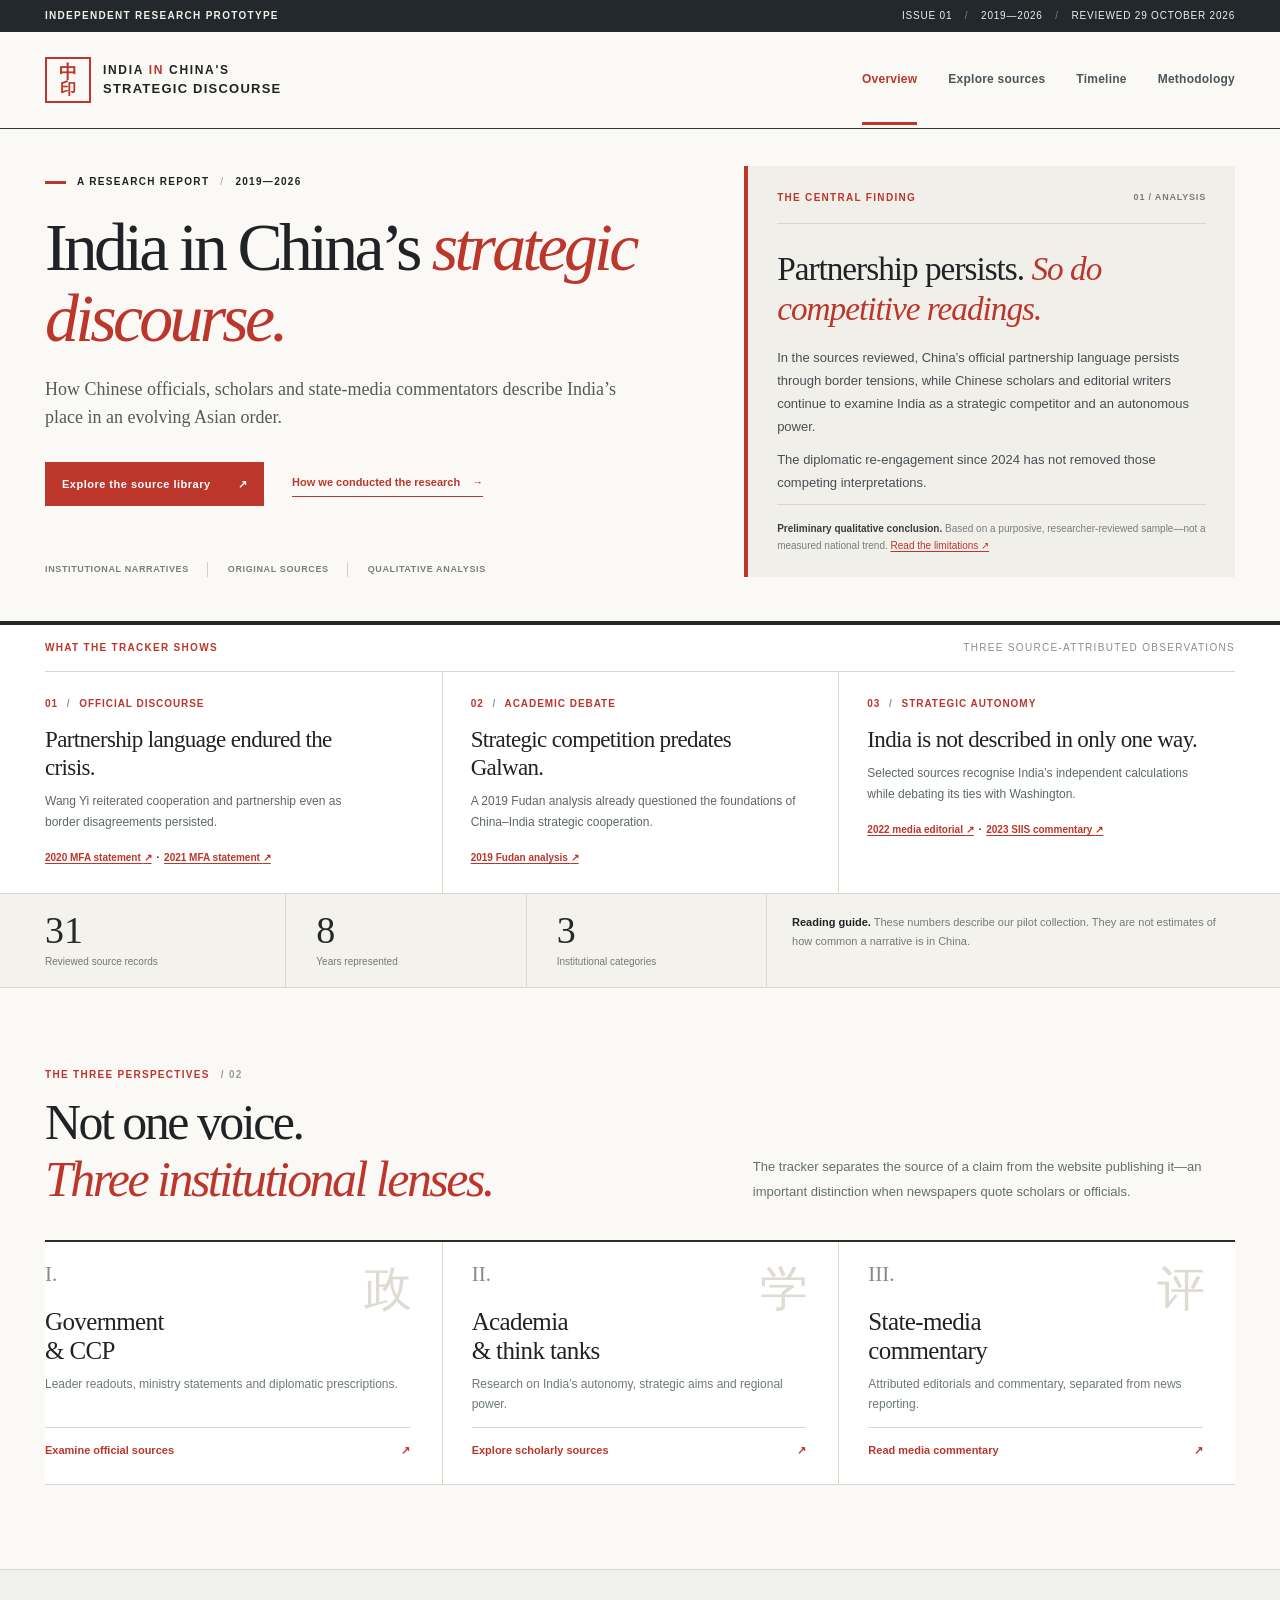
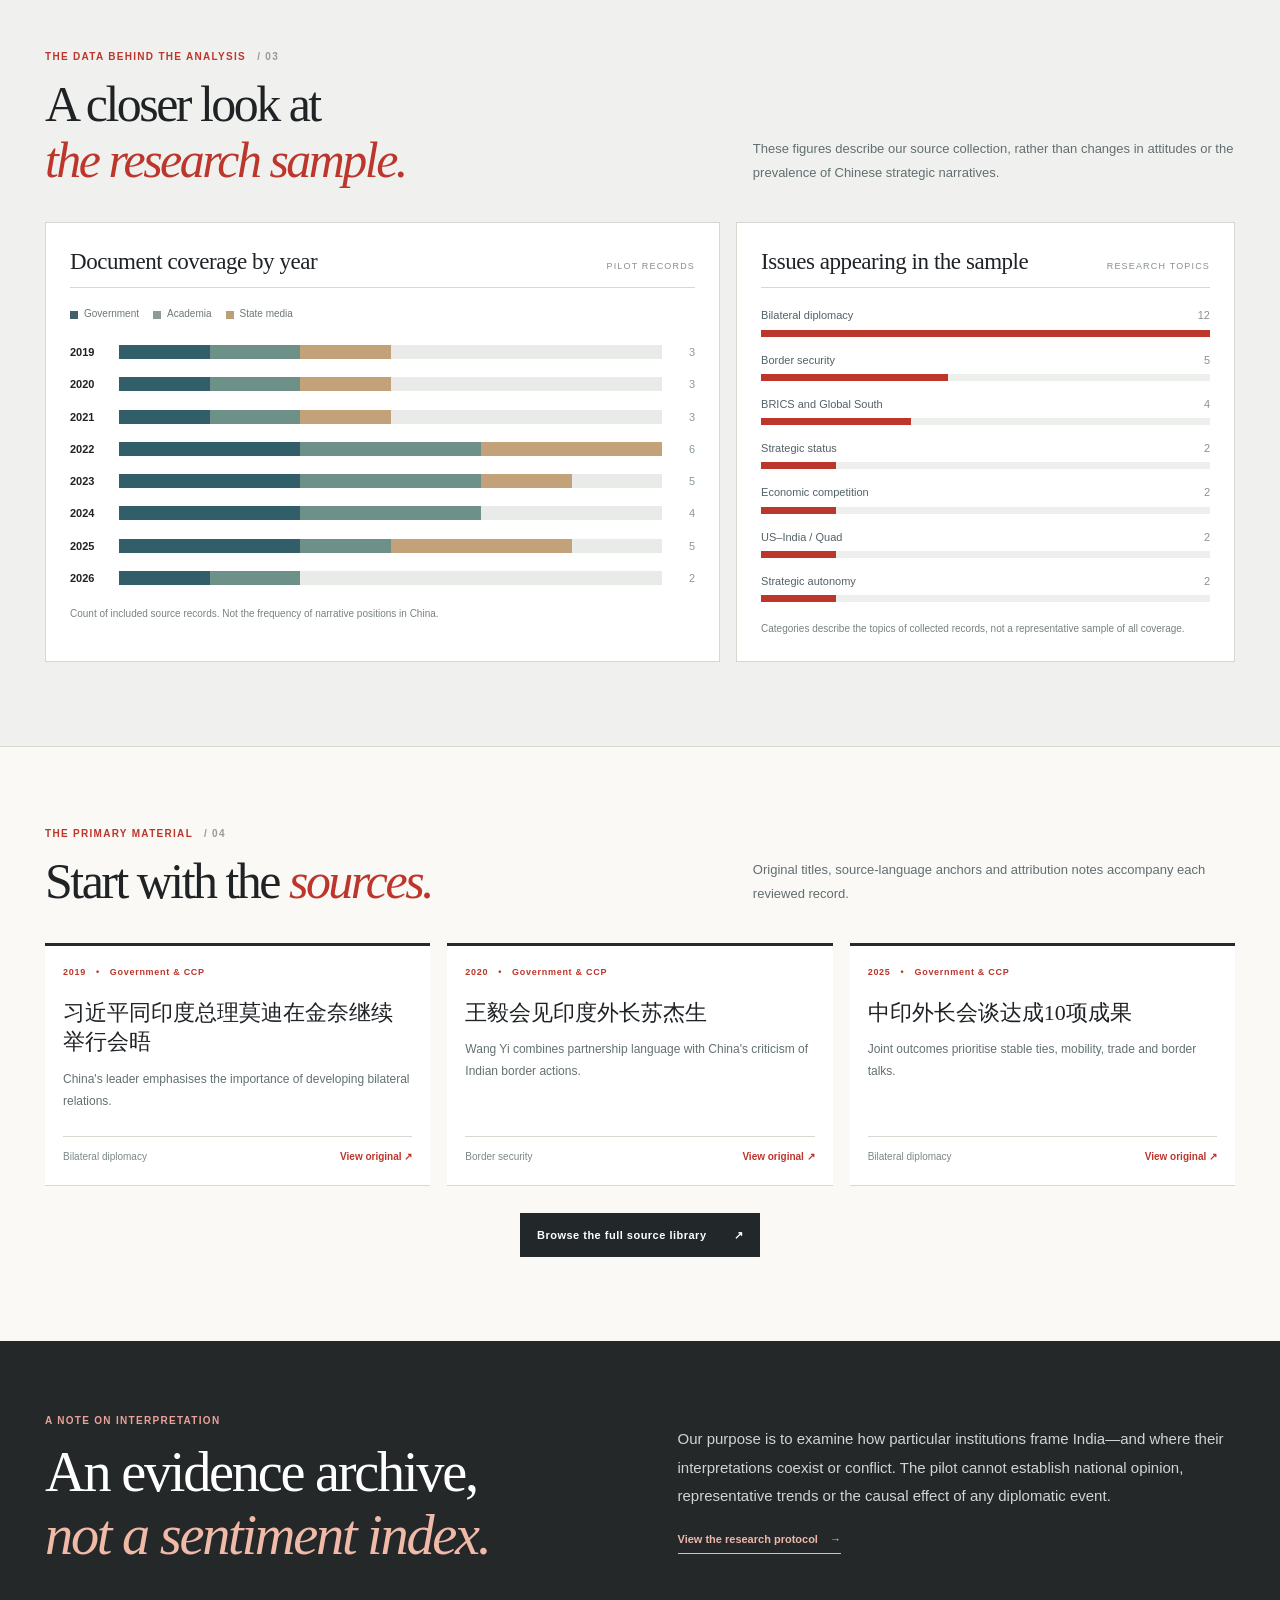
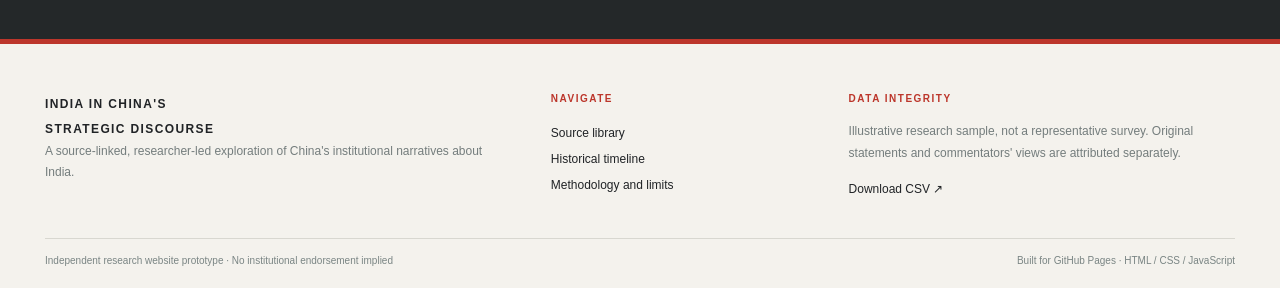
<file: index.html>
<!doctype html>
<html lang="en">
<head>
  <meta charset="utf-8">
  <meta name="viewport" content="width=device-width, initial-scale=1">
  <meta name="theme-color" content="#f9f8f5">
  <meta name="description" content="Research tracker of Chinese government, academic and state-media discourse on India, 2019–2026.">
  <title>India in China’s Strategic Discourse | Research Tracker</title>
  <link rel="icon" type="image/svg+xml" href="./assets/mark.svg">
  <link rel="stylesheet" href="./assets/css/style.css">
  <script src="./assets/js/site.js" defer></script>
</head>
<body data-page="overview">
<a class="skip-link" href="#main">Skip to content</a>
<div class="topline"><span>INDEPENDENT RESEARCH PROTOTYPE</span><span>ISSUE 01 <span class="topline-slash">/</span> 2019—2026 <span class="topline-slash">/</span> REVIEWED 29 OCTOBER 2026</span></div>
<header class="site-header">
  <div class="nav-shell">
    <a class="wordmark" href="./index.html" aria-label="India in China's Strategic Discourse — Home"><span class="emblem" aria-hidden="true">中<span>印</span></span><span class="wordmark-copy">INDIA <i>IN</i> CHINA'S <strong>STRATEGIC DISCOURSE</strong></span></a>
    <button class="menu-toggle" type="button" aria-expanded="false" aria-controls="nav-links" aria-label="Open navigation"><span></span><span></span><span></span></button>
    <nav id="nav-links" class="nav-links" aria-label="Primary navigation"><a href="./index.html" class="nav-link active" aria-current="page">Overview</a><a href="./explore.html" class="nav-link " >Explore sources</a><a href="./timeline.html" class="nav-link " >Timeline</a><a href="./methodology.html" class="nav-link " >Methodology</a></nav>
  </div>
</header>
<main id="main"><section class="cover container" aria-labelledby="cover-heading">
<div class="cover-left"><div class="eyebrow"><span class="red-rule"></span> A RESEARCH REPORT <span class="separate">/</span> 2019—2026</div>
<h1 id="cover-heading">India in China’s <em>strategic discourse.</em></h1>
<p class="cover-deck">How Chinese officials, scholars and state-media commentators describe India’s place in an evolving Asian order.</p>
<div class="cover-links"><a class="btn btn-primary" href="./explore.html">Explore the source library <span aria-hidden="true">↗</span></a><a class="text-cta" href="./methodology.html">How we conducted the research <span aria-hidden="true">→</span></a></div>
<div class="cover-bottom"><span>INSTITUTIONAL NARRATIVES</span><span>ORIGINAL SOURCES</span><span>QUALITATIVE ANALYSIS</span></div></div>
<aside class="finding-card" aria-labelledby="finding-heading">
<div class="finding-top"><span class="section-number">THE CENTRAL FINDING</span><span>01 / ANALYSIS</span></div>
<h2 id="finding-heading">Partnership persists. <em>So do competitive readings.</em></h2>
<p>In the sources reviewed, China’s official partnership language persists through border tensions, while Chinese scholars and editorial writers continue to examine India as a strategic competitor and an autonomous power.</p>
<p>The diplomatic re-engagement since 2024 has not removed those competing interpretations.</p>
<div class="finding-foot"><strong>Preliminary qualitative conclusion.</strong> Based on a purposive, researcher-reviewed sample—not a measured national trend. <a href="./methodology.html#quality">Read the limitations ↗</a></div>
</aside></section>
<section class="evidence-strip" aria-label="Principal research findings"><div class="container">
<div class="evidence-label"><span>WHAT THE TRACKER SHOWS</span><span>THREE SOURCE-ATTRIBUTED OBSERVATIONS</span></div>
<div class="evidence-grid">
<article class="evidence-item"><div class="evidence-index">01 <span>/</span> OFFICIAL DISCOURSE</div><h3>Partnership language endured the crisis.</h3><p>Wang Yi reiterated cooperation and partnership even as border disagreements persisted.</p><a class="source-citation" href="https://www.mfa.gov.cn/gjhdq_676201/gj_676203/yz_676205/1206_677220/xgxw_677226/202009/t20200911_8008632.shtml" target="_blank" rel="noopener noreferrer">2020 MFA statement <span aria-hidden="true">↗</span></a> · <a class="source-citation" href="https://www.mfa.gov.cn/web/gjhdq_676201/gj_676203/yz_676205/1206_677220/xgxw_677226/202107/t20210715_9181849.shtml" target="_blank" rel="noopener noreferrer">2021 MFA statement <span aria-hidden="true">↗</span></a></article>
<article class="evidence-item"><div class="evidence-index">02 <span>/</span> ACADEMIC DEBATE</div><h3>Strategic competition predates Galwan.</h3><p>A 2019 Fudan analysis already questioned the foundations of China–India strategic cooperation.</p><a class="source-citation" href="https://brgg.fudan.edu.cn/articleinfo_1586_2.html" target="_blank" rel="noopener noreferrer">2019 Fudan analysis <span aria-hidden="true">↗</span></a></article>
<article class="evidence-item"><div class="evidence-index">03 <span>/</span> STRATEGIC AUTONOMY</div><h3>India is not described in only one way.</h3><p>Selected sources recognise India’s independent calculations while debating its ties with Washington.</p><a class="source-citation" href="https://www.globaltimes.cn/page/202204/1259077.shtml" target="_blank" rel="noopener noreferrer">2022 media editorial <span aria-hidden="true">↗</span></a> · <a class="source-citation" href="https://www.siis.org.cn/sp/14541.jhtml" target="_blank" rel="noopener noreferrer">2023 SIIS commentary <span aria-hidden="true">↗</span></a></article>
</div></div></section>
<section class="brief-metrics"><div class="container metrics-wrap"><div><span id="metric-sources">—</span><small>Reviewed source records</small></div><div><span id="metric-years">—</span><small>Years represented</small></div><div><span id="metric-categories">—</span><small>Institutional categories</small></div><p><b>Reading guide.</b> These numbers describe our pilot collection. They are not estimates of how common a narrative is in China.</p></div></section>
<section class="section container"><div class="section-heading"><div><div class="kicker">THE THREE PERSPECTIVES <span class="kicker-no">/ 02</span></div><h2>Not one voice.<br><em>Three institutional lenses.</em></h2></div><p>The tracker separates the source of a claim from the website publishing it—an important distinction when newspapers quote scholars or officials.</p></div>
<div class="lens-grid">
<article class="lens-card"><div class="lens-num">I.</div><div class="lens-symbol">政</div><h3>Government<br>&amp; CCP</h3><p>Leader readouts, ministry statements and diplomatic prescriptions.</p><a href="./explore.html?category=Government%20%26%20CCP">Examine official sources <span>↗</span></a></article>
<article class="lens-card"><div class="lens-num">II.</div><div class="lens-symbol">学</div><h3>Academia<br>&amp; think tanks</h3><p>Research on India’s autonomy, strategic aims and regional power.</p><a href="./explore.html?category=Academia%20%26%20think%20tanks">Explore scholarly sources <span>↗</span></a></article>
<article class="lens-card"><div class="lens-num">III.</div><div class="lens-symbol">评</div><h3>State-media<br>commentary</h3><p>Attributed editorials and commentary, separated from news reporting.</p><a href="./explore.html?category=State%20media">Read media commentary <span>↗</span></a></article>
</div></section>
<section class="section section-muted"><div class="container"><div class="section-heading"><div><div class="kicker">THE DATA BEHIND THE ANALYSIS <span class="kicker-no">/ 03</span></div><h2>A closer look at<br><em>the research sample.</em></h2></div><p>These figures describe our source collection, rather than changes in attitudes or the prevalence of Chinese strategic narratives.</p></div>
<div class="charts-grid"><div class="panel"><div class="panel-header"><h3>Document coverage by year</h3><span class="panel-label">PILOT RECORDS</span></div><div class="legend"><span><i class="legend-dot gov"></i>Government</span><span><i class="legend-dot academic"></i>Academia</span><span><i class="legend-dot media"></i>State media</span></div><div id="year-chart" class="year-chart" role="img" aria-label="Source records in the selected sample by year and institution"></div><p class="chart-note">Count of included source records. Not the frequency of narrative positions in China.</p></div>
<div class="panel"><div class="panel-header"><h3>Issues appearing in the sample</h3><span class="panel-label">RESEARCH TOPICS</span></div><div id="topic-chart" class="topic-chart"></div><p class="chart-note">Categories describe the topics of collected records, not a representative sample of all coverage.</p></div></div></div></section>
<section class="section container"><div class="section-heading"><div><div class="kicker">THE PRIMARY MATERIAL <span class="kicker-no">/ 04</span></div><h2>Start with the <em>sources.</em></h2></div><p>Original titles, source-language anchors and attribution notes accompany each reviewed record.</p></div><div id="featured-sources" class="featured-grid" aria-live="polite"></div><div class="center-actions"><a class="btn btn-dark" href="./explore.html">Browse the full source library <span>↗</span></a></div></section>
<section class="purpose-section"><div class="container purpose-grid"><div><div class="kicker light">A NOTE ON INTERPRETATION</div><h2>An evidence archive,<br><em>not a sentiment index.</em></h2></div><div><p>Our purpose is to examine how particular institutions frame India—and where their interpretations coexist or conflict. The pilot cannot establish national opinion, representative trends or the causal effect of any diplomatic event.</p><a href="./methodology.html" class="text-cta">View the research protocol <span>→</span></a></div></div></section>
</main>
<footer class="site-footer">
 <div class="container footer-grid"><div><a class="footer-brand" href="./index.html">INDIA IN CHINA'S<br><strong>STRATEGIC DISCOURSE</strong></a><p>A source-linked, researcher-led exploration of China's institutional narratives about India.</p></div>
 <div><div class="footer-label">Navigate</div><a href="./explore.html">Source library</a><a href="./timeline.html">Historical timeline</a><a href="./methodology.html">Methodology and limits</a></div>
 <div><div class="footer-label">Data integrity</div><p>Illustrative research sample, not a representative survey. Original statements and commentators' views are attributed separately.</p><a href="./data/records.csv" download>Download CSV <span aria-hidden="true">↗</span></a></div></div>
 <div class="container copyright"><span>Independent research website prototype · No institutional endorsement implied</span><span>Built for GitHub Pages · HTML / CSS / JavaScript</span></div>
</footer>
</body></html>
</file>
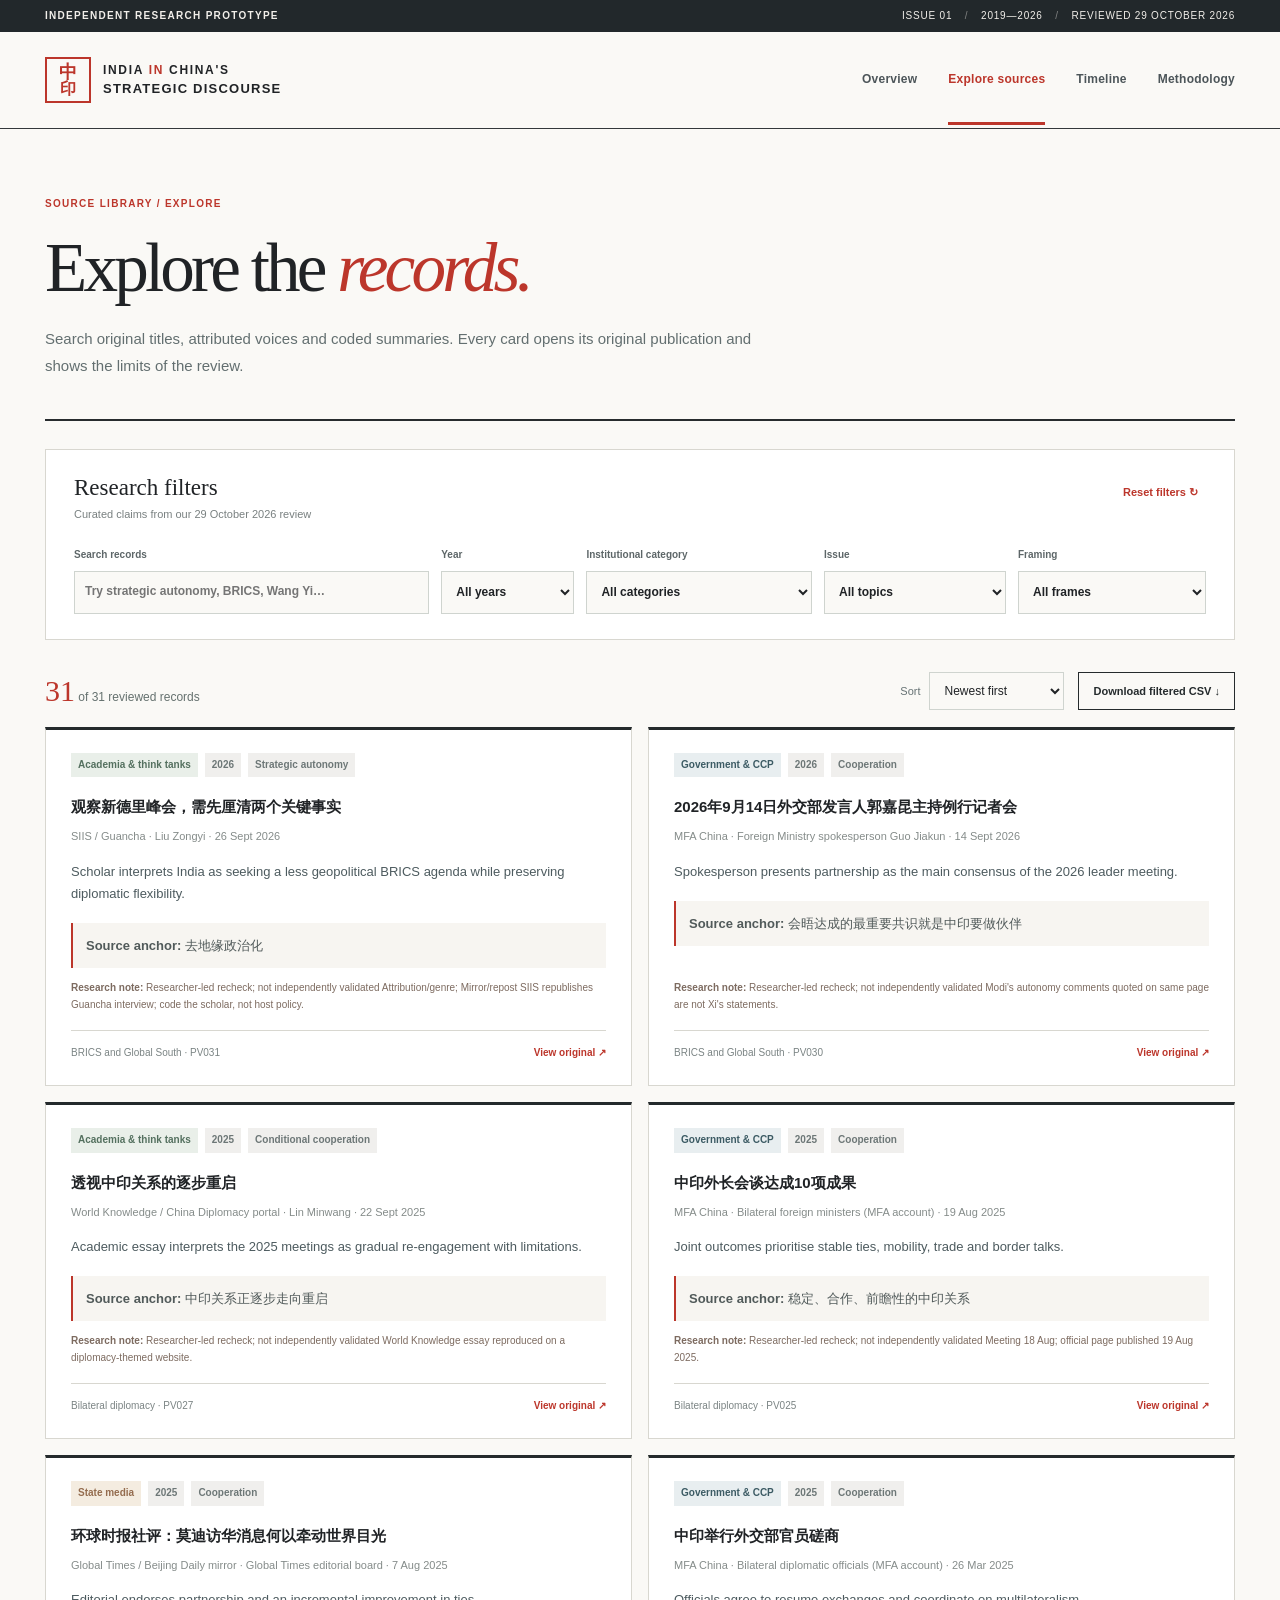
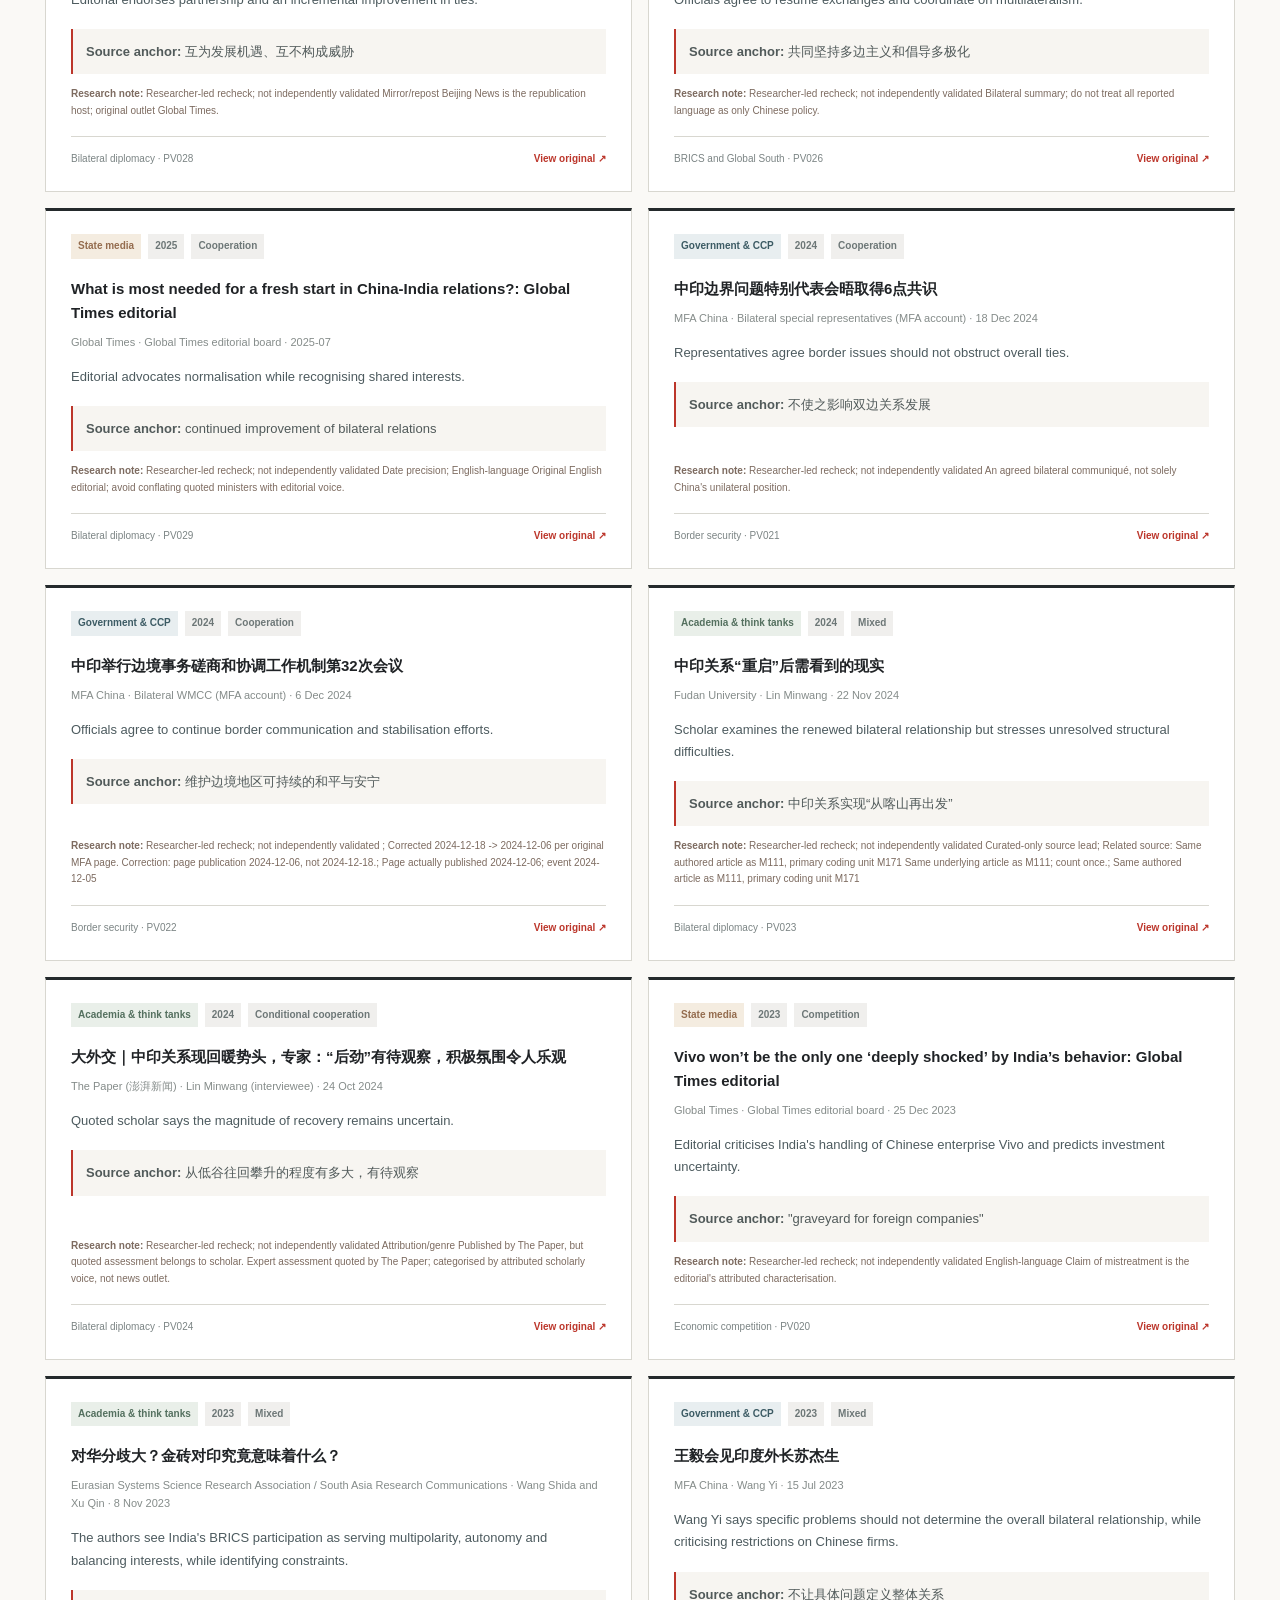
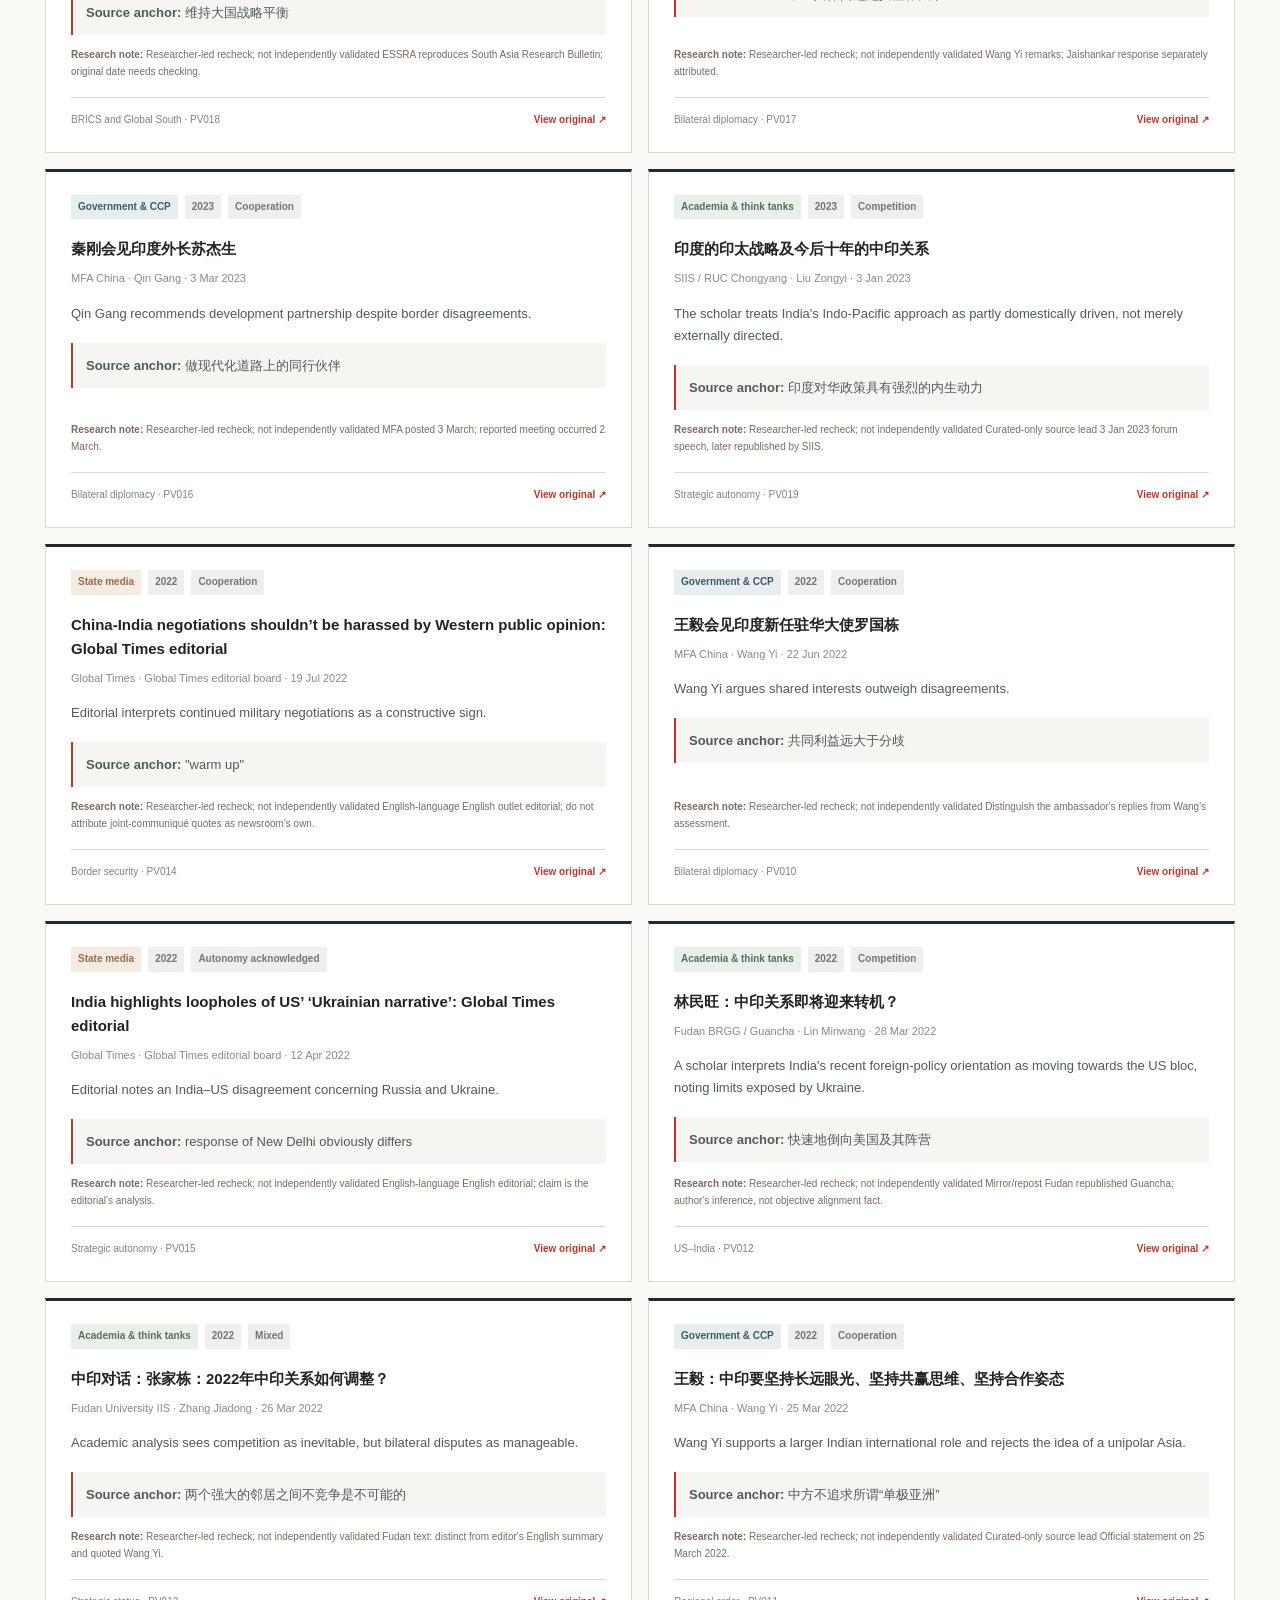
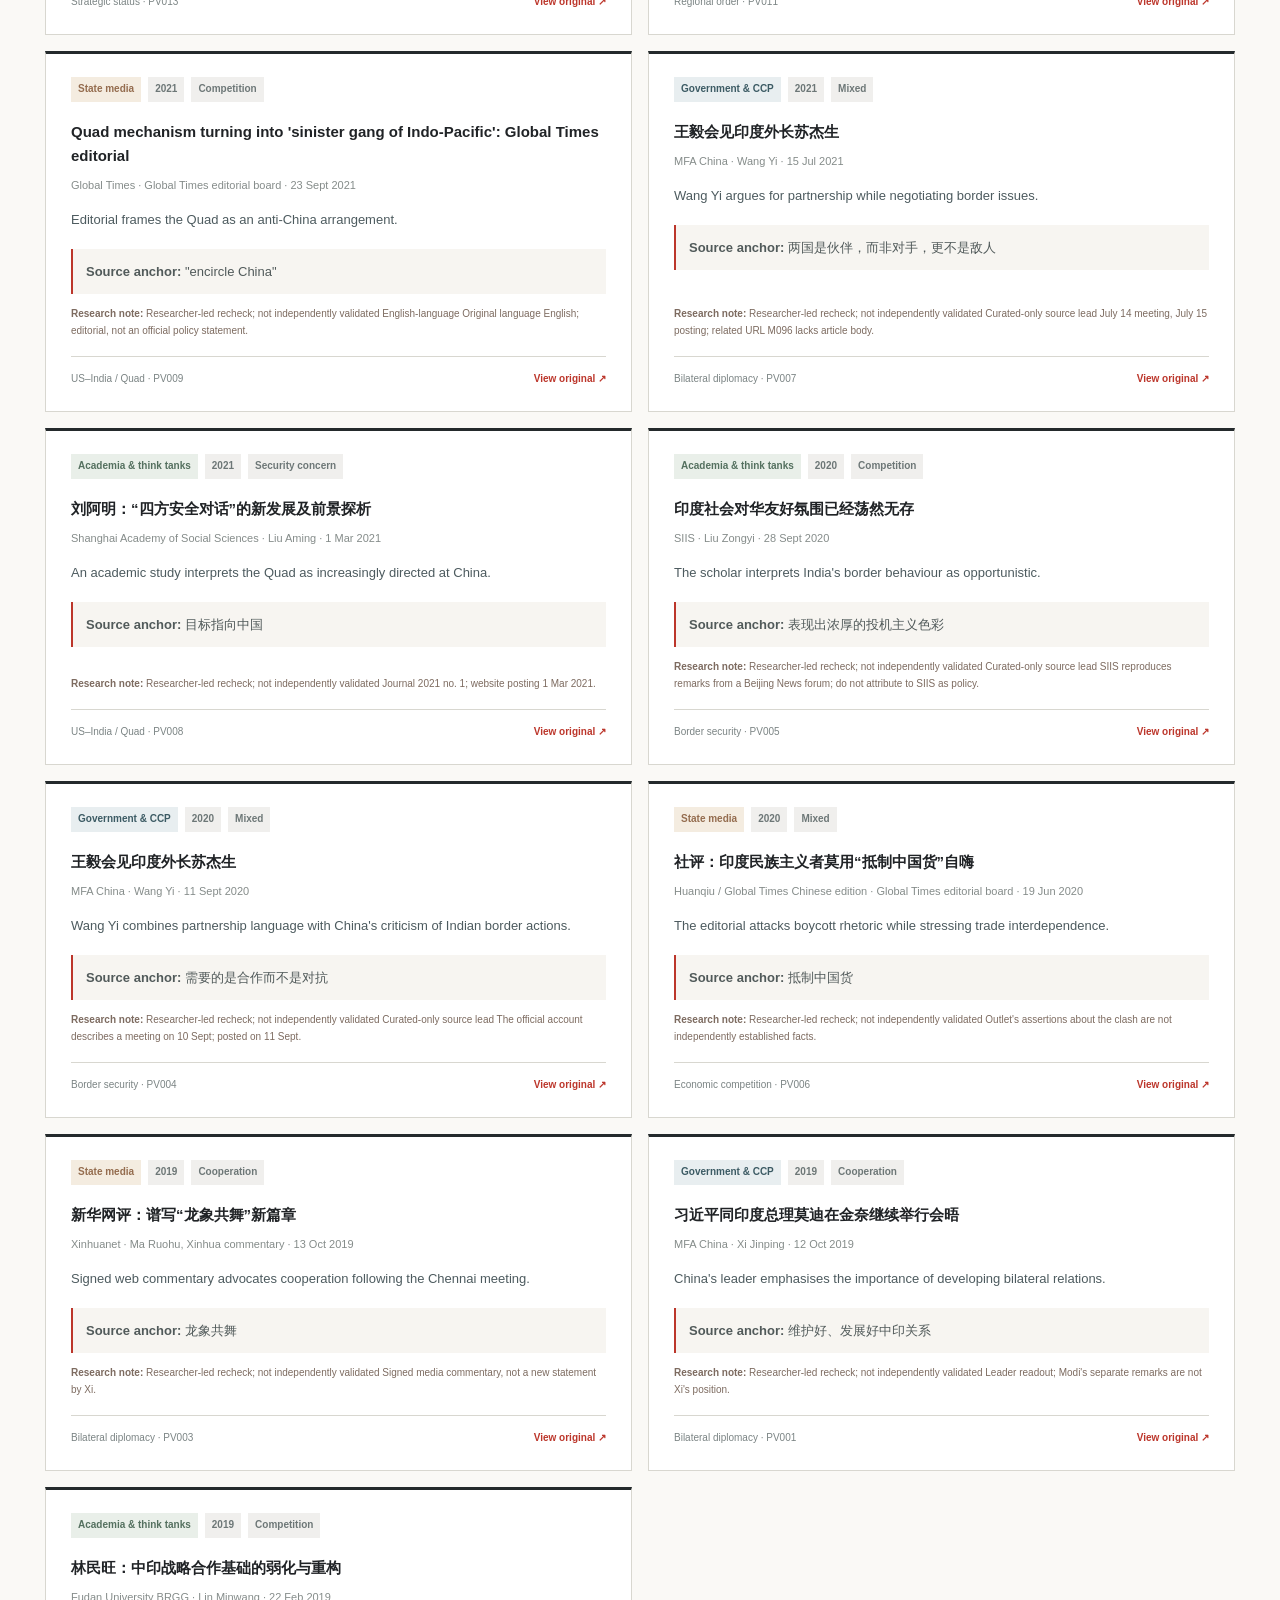
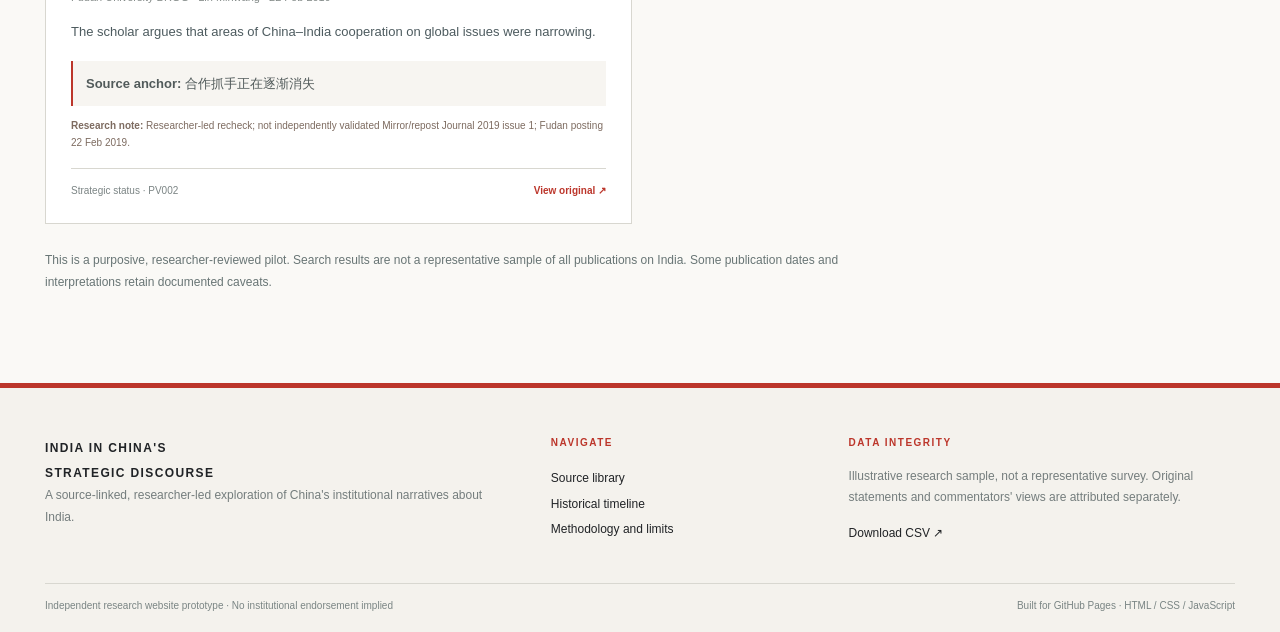
<file: explore.html>
<!doctype html>
<html lang="en">
<head>
  <meta charset="utf-8">
  <meta name="viewport" content="width=device-width, initial-scale=1">
  <meta name="theme-color" content="#122b32">
  <meta name="description" content="Explore original source-linked claims in Chinese discourse about India.">
  <title>Explore sources · India in China's Strategic Discourse</title>
  <link rel="icon" type="image/svg+xml" href="./assets/mark.svg">
  <link rel="stylesheet" href="./assets/css/style.css">
  <script src="./assets/js/site.js" defer></script>
</head>
<body data-page="explore">
<a class="skip-link" href="#main">Skip to content</a>
<div class="topline"><span>INDEPENDENT RESEARCH PROTOTYPE</span><span>ISSUE 01 <span class="topline-slash">/</span> 2019—2026 <span class="topline-slash">/</span> REVIEWED 29 OCTOBER 2026</span></div>
<header class="site-header">
  <div class="nav-shell">
    <a class="wordmark" href="./index.html" aria-label="India in China's Strategic Discourse — Home"><span class="emblem" aria-hidden="true">中<span>印</span></span><span class="wordmark-copy">INDIA <i>IN</i> CHINA'S <strong>STRATEGIC DISCOURSE</strong></span></a>
    <button class="menu-toggle" type="button" aria-expanded="false" aria-controls="nav-links" aria-label="Open navigation"><span></span><span></span><span></span></button>
    <nav id="nav-links" class="nav-links" aria-label="Primary navigation"><a href="./index.html" class="nav-link " >Overview</a><a href="./explore.html" class="nav-link active" aria-current="page">Explore sources</a><a href="./timeline.html" class="nav-link " >Timeline</a><a href="./methodology.html" class="nav-link " >Methodology</a></nav>
  </div>
</header>
<main id="main">
<section class="page-hero container"><div class="kicker">SOURCE LIBRARY / EXPLORE</div><h1>Explore the <em>records.</em></h1><p>Search original titles, attributed voices and coded summaries. Every card opens its original publication and shows the limits of the review.</p></section>
<section class="container section-small"><div class="filter-panel">
 <div class="filter-head"><div><strong>Research filters</strong><span>Curated claims from our 29 October 2026 review</span></div><button type="button" id="reset-filters" class="text-button">Reset filters ↻</button></div>
 <div class="filters-grid"><label class="form-field search-field"><span>Search records</span><input id="search-input" type="search" placeholder="Try strategic autonomy, BRICS, Wang Yi…" autocomplete="off"></label>
 <label class="form-field"><span>Year</span><select id="filter-year"><option value="all">All years</option></select></label>
 <label class="form-field"><span>Institutional category</span><select id="filter-category"><option value="all">All categories</option></select></label>
 <label class="form-field"><span>Issue</span><select id="filter-topic"><option value="all">All topics</option></select></label>
 <label class="form-field"><span>Framing</span><select id="filter-frame"><option value="all">All frames</option></select></label>
 </div></div>
 <div class="results-bar"><p><strong id="result-count">—</strong> <span id="result-description">reviewed records</span></p><div class="results-actions"><label class="sort-label">Sort <select id="sort-records"><option value="newest">Newest first</option><option value="oldest">Oldest first</option><option value="year">Year, then source</option></select></label><button id="export-csv" class="outline-button" type="button">Download filtered CSV ↓</button></div></div>
 <div id="source-results" class="source-results" aria-live="polite"></div><div class="data-disclaimer">This is a purposive, researcher-reviewed pilot. Search results are not a representative sample of all publications on India. Some publication dates and interpretations retain documented caveats.</div>
</section>
</main>
<footer class="site-footer">
 <div class="container footer-grid"><div><a class="footer-brand" href="./index.html">INDIA IN CHINA'S<br><strong>STRATEGIC DISCOURSE</strong></a><p>A source-linked, researcher-led exploration of China's institutional narratives about India.</p></div>
 <div><div class="footer-label">Navigate</div><a href="./explore.html">Source library</a><a href="./timeline.html">Historical timeline</a><a href="./methodology.html">Methodology and limits</a></div>
 <div><div class="footer-label">Data integrity</div><p>Illustrative research sample, not a representative survey. Original statements and commentators' views are attributed separately.</p><a href="./data/records.csv" download>Download CSV <span aria-hidden="true">↗</span></a></div></div>
 <div class="container copyright"><span>Independent research website prototype · No institutional endorsement implied</span><span>Built for GitHub Pages · HTML / CSS / JavaScript</span></div>
</footer>
</body></html>
</file>
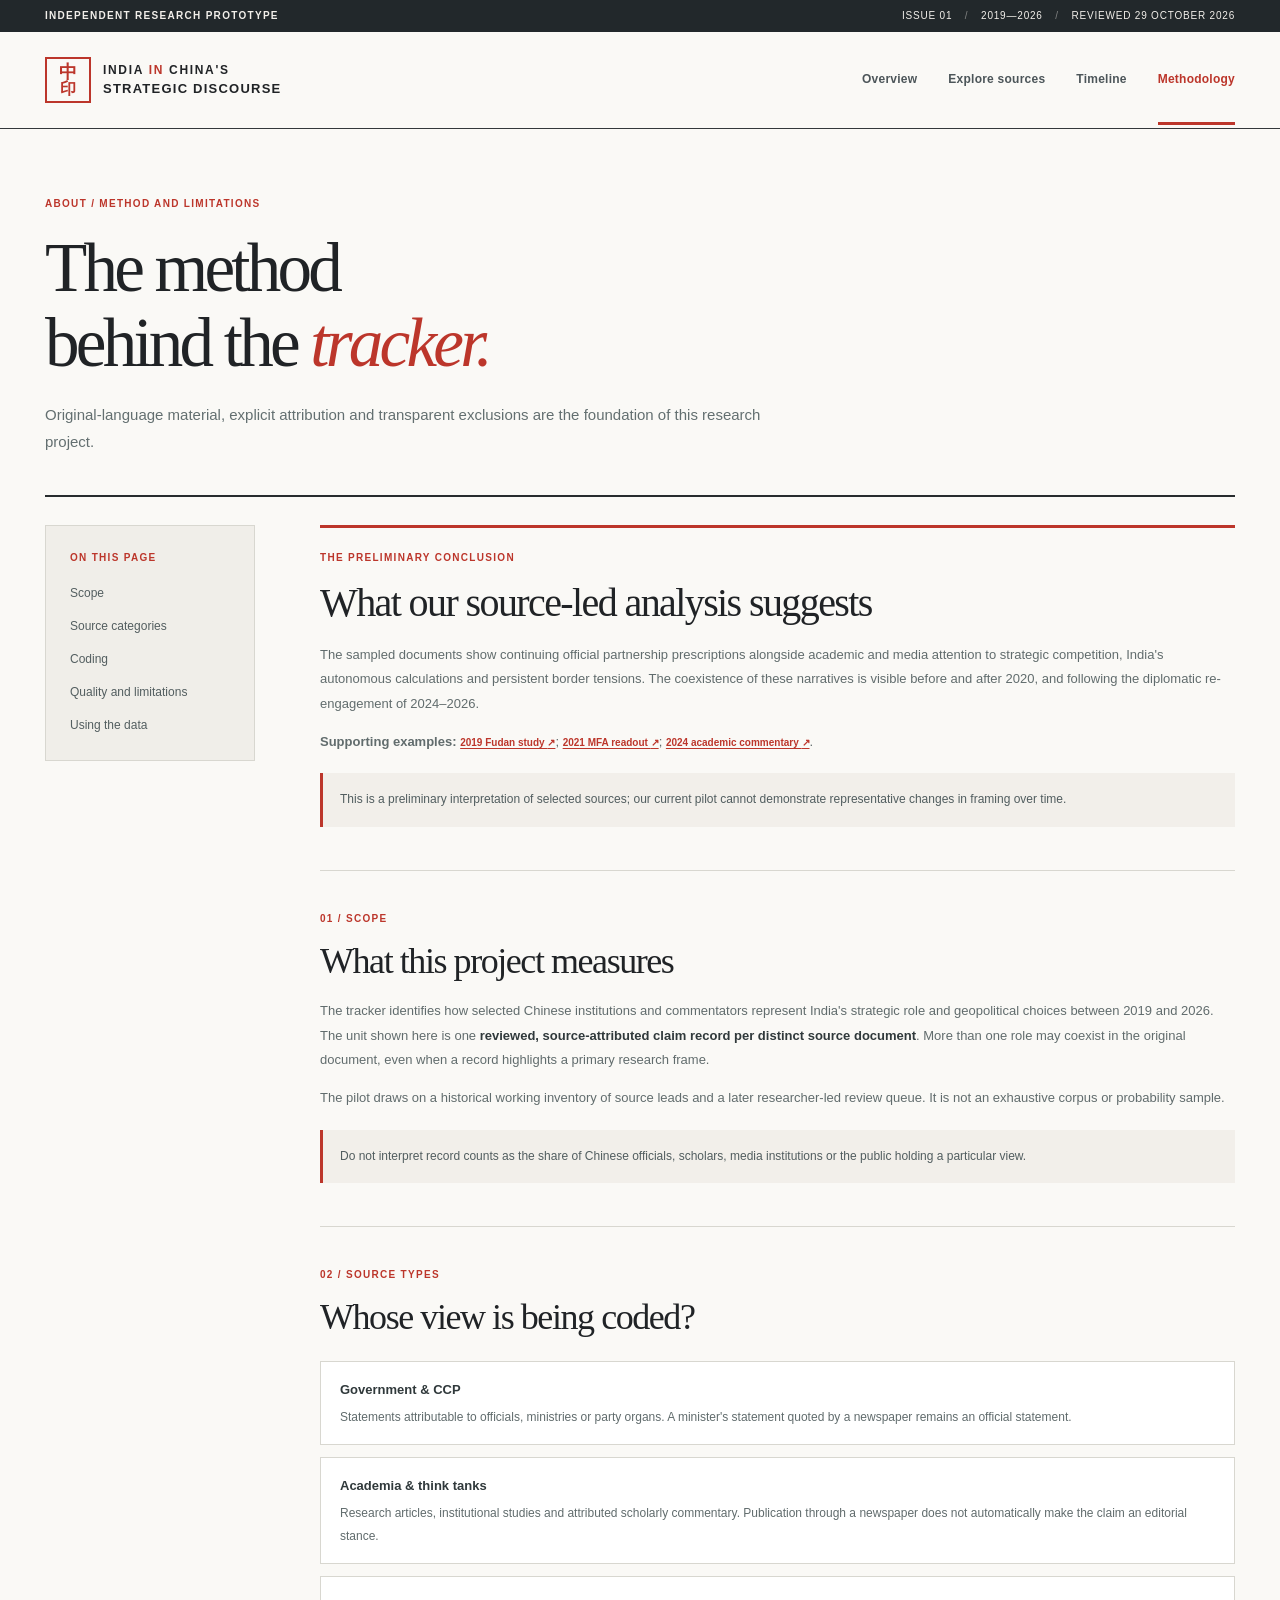
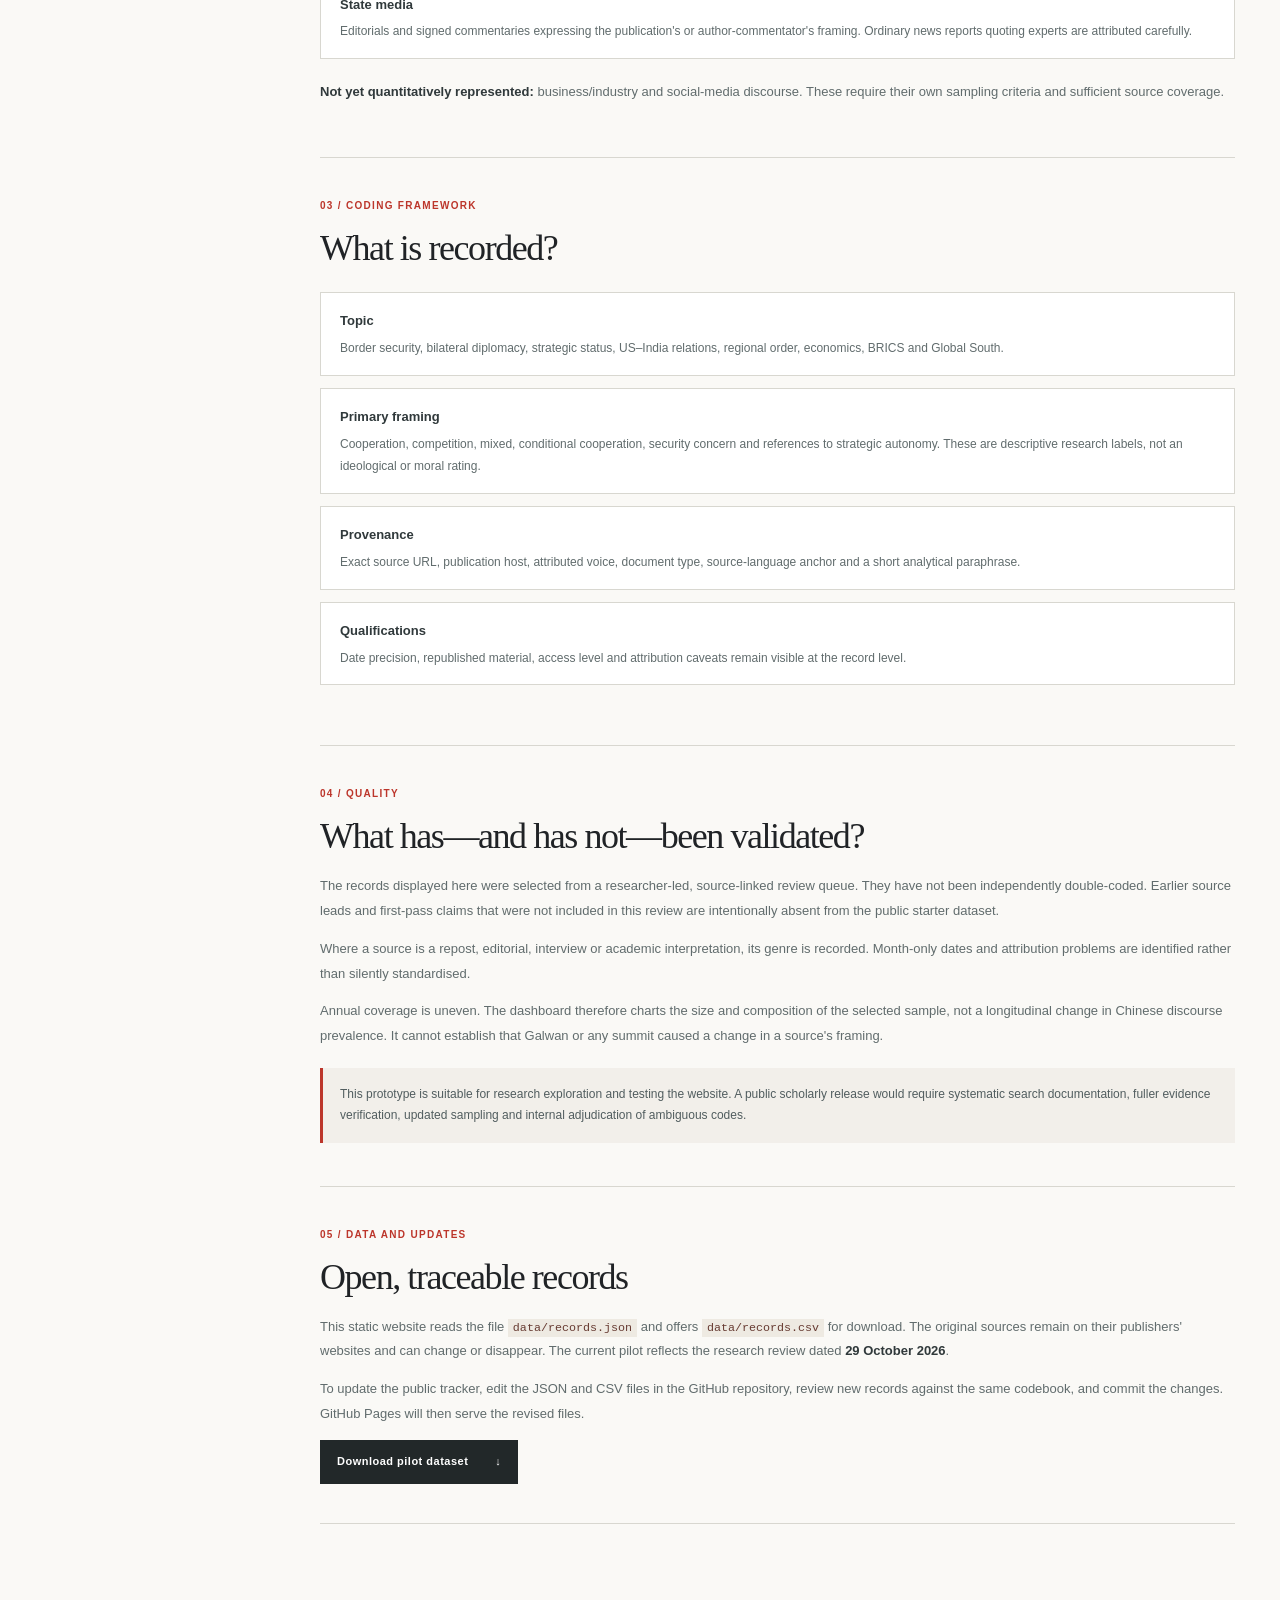
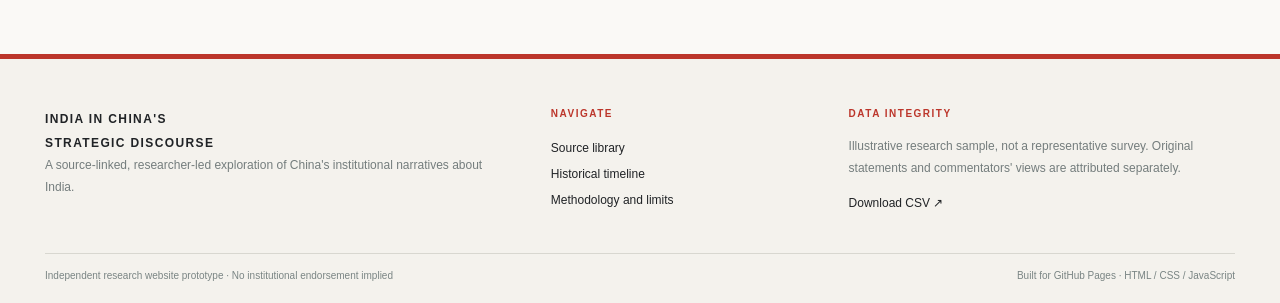
<file: methodology.html>
<!doctype html>
<html lang="en">
<head>
  <meta charset="utf-8">
  <meta name="viewport" content="width=device-width, initial-scale=1">
  <meta name="theme-color" content="#122b32">
  <meta name="description" content="Research methodology, sourcing rules and limitations for the China–India discourse tracker.">
  <title>Methodology · India in China's Strategic Discourse</title>
  <link rel="icon" type="image/svg+xml" href="./assets/mark.svg">
  <link rel="stylesheet" href="./assets/css/style.css">
  <script src="./assets/js/site.js" defer></script>
</head>
<body data-page="methodology">
<a class="skip-link" href="#main">Skip to content</a>
<div class="topline"><span>INDEPENDENT RESEARCH PROTOTYPE</span><span>ISSUE 01 <span class="topline-slash">/</span> 2019—2026 <span class="topline-slash">/</span> REVIEWED 29 OCTOBER 2026</span></div>
<header class="site-header">
  <div class="nav-shell">
    <a class="wordmark" href="./index.html" aria-label="India in China's Strategic Discourse — Home"><span class="emblem" aria-hidden="true">中<span>印</span></span><span class="wordmark-copy">INDIA <i>IN</i> CHINA'S <strong>STRATEGIC DISCOURSE</strong></span></a>
    <button class="menu-toggle" type="button" aria-expanded="false" aria-controls="nav-links" aria-label="Open navigation"><span></span><span></span><span></span></button>
    <nav id="nav-links" class="nav-links" aria-label="Primary navigation"><a href="./index.html" class="nav-link " >Overview</a><a href="./explore.html" class="nav-link " >Explore sources</a><a href="./timeline.html" class="nav-link " >Timeline</a><a href="./methodology.html" class="nav-link active" aria-current="page">Methodology</a></nav>
  </div>
</header>
<main id="main">
<section class="page-hero container"><div class="kicker">ABOUT / METHOD AND LIMITATIONS</div><h1>The method<br>behind the <em>tracker.</em></h1><p>Original-language material, explicit attribution and transparent exclusions are the foundation of this research project.</p></section>
<section class="section-small container method-layout"><aside class="method-aside"><div class="aside-label">ON THIS PAGE</div><a href="#scope">Scope</a><a href="#source-types">Source categories</a><a href="#coding">Coding</a><a href="#quality">Quality and limitations</a><a href="#reuse">Using the data</a></aside>
<div class="method-content">
 <section class="method-section method-finding" id="conclusion"><div class="kicker">THE PRELIMINARY CONCLUSION</div><h2>What our source-led analysis suggests</h2><p>The sampled documents show continuing official partnership prescriptions alongside academic and media attention to strategic competition, India's autonomous calculations and persistent border tensions. The coexistence of these narratives is visible before and after 2020, and following the diplomatic re-engagement of 2024–2026.</p><p><b>Supporting examples:</b> <a class="source-citation" href="https://brgg.fudan.edu.cn/articleinfo_1586_2.html" target="_blank" rel="noopener noreferrer">2019 Fudan study <span aria-hidden="true">↗</span></a>; <a class="source-citation" href="https://www.mfa.gov.cn/web/gjhdq_676201/gj_676203/yz_676205/1206_677220/xgxw_677226/202107/t20210715_9181849.shtml" target="_blank" rel="noopener noreferrer">2021 MFA readout <span aria-hidden="true">↗</span></a>; <a class="source-citation" href="https://brgg.fudan.edu.cn/demo/articleinfo_5742.html" target="_blank" rel="noopener noreferrer">2024 academic commentary <span aria-hidden="true">↗</span></a>.</p><div class="method-callout">This is a preliminary interpretation of selected sources; our current pilot cannot demonstrate representative changes in framing over time.</div></section><section id="scope" class="method-section"><div class="kicker">01 / SCOPE</div><h2>What this project measures</h2><p>The tracker identifies how selected Chinese institutions and commentators represent India's strategic role and geopolitical choices between 2019 and 2026. The unit shown here is one <strong>reviewed, source-attributed claim record per distinct source document</strong>. More than one role may coexist in the original document, even when a record highlights a primary research frame.</p><p>The pilot draws on a historical working inventory of source leads and a later researcher-led review queue. It is not an exhaustive corpus or probability sample.</p><div class="method-callout">Do not interpret record counts as the share of Chinese officials, scholars, media institutions or the public holding a particular view.</div></section>
 <section id="source-types" class="method-section"><div class="kicker">02 / SOURCE TYPES</div><h2>Whose view is being coded?</h2><div class="method-categories"><div><strong>Government & CCP</strong><p>Statements attributable to officials, ministries or party organs. A minister's statement quoted by a newspaper remains an official statement.</p></div><div><strong>Academia & think tanks</strong><p>Research articles, institutional studies and attributed scholarly commentary. Publication through a newspaper does not automatically make the claim an editorial stance.</p></div><div><strong>State media</strong><p>Editorials and signed commentaries expressing the publication's or author-commentator's framing. Ordinary news reports quoting experts are attributed carefully.</p></div></div><p><strong>Not yet quantitatively represented:</strong> business/industry and social-media discourse. These require their own sampling criteria and sufficient source coverage.</p></section>
 <section id="coding" class="method-section"><div class="kicker">03 / CODING FRAMEWORK</div><h2>What is recorded?</h2><div class="codebook-list"><div><strong>Topic</strong><p>Border security, bilateral diplomacy, strategic status, US–India relations, regional order, economics, BRICS and Global South.</p></div><div><strong>Primary framing</strong><p>Cooperation, competition, mixed, conditional cooperation, security concern and references to strategic autonomy. These are descriptive research labels, not an ideological or moral rating.</p></div><div><strong>Provenance</strong><p>Exact source URL, publication host, attributed voice, document type, source-language anchor and a short analytical paraphrase.</p></div><div><strong>Qualifications</strong><p>Date precision, republished material, access level and attribution caveats remain visible at the record level.</p></div></div></section>
 <section id="quality" class="method-section"><div class="kicker">04 / QUALITY</div><h2>What has—and has not—been validated?</h2><p>The records displayed here were selected from a researcher-led, source-linked review queue. They have not been independently double-coded. Earlier source leads and first-pass claims that were not included in this review are intentionally absent from the public starter dataset.</p><p>Where a source is a repost, editorial, interview or academic interpretation, its genre is recorded. Month-only dates and attribution problems are identified rather than silently standardised.</p><p>Annual coverage is uneven. The dashboard therefore charts the size and composition of the selected sample, not a longitudinal change in Chinese discourse prevalence. It cannot establish that Galwan or any summit caused a change in a source's framing.</p><div class="method-callout">This prototype is suitable for research exploration and testing the website. A public scholarly release would require systematic search documentation, fuller evidence verification, updated sampling and internal adjudication of ambiguous codes.</div></section>
 <section id="reuse" class="method-section"><div class="kicker">05 / DATA AND UPDATES</div><h2>Open, traceable records</h2><p>This static website reads the file <code>data/records.json</code> and offers <code>data/records.csv</code> for download. The original sources remain on their publishers' websites and can change or disappear. The current pilot reflects the research review dated <strong>29 October 2026</strong>.</p><p>To update the public tracker, edit the JSON and CSV files in the GitHub repository, review new records against the same codebook, and commit the changes. GitHub Pages will then serve the revised files.</p><a href="./data/records.csv" download class="btn btn-dark">Download pilot dataset <span>↓</span></a></section>
 </div></section>
</main>
<footer class="site-footer">
 <div class="container footer-grid"><div><a class="footer-brand" href="./index.html">INDIA IN CHINA'S<br><strong>STRATEGIC DISCOURSE</strong></a><p>A source-linked, researcher-led exploration of China's institutional narratives about India.</p></div>
 <div><div class="footer-label">Navigate</div><a href="./explore.html">Source library</a><a href="./timeline.html">Historical timeline</a><a href="./methodology.html">Methodology and limits</a></div>
 <div><div class="footer-label">Data integrity</div><p>Illustrative research sample, not a representative survey. Original statements and commentators' views are attributed separately.</p><a href="./data/records.csv" download>Download CSV <span aria-hidden="true">↗</span></a></div></div>
 <div class="container copyright"><span>Independent research website prototype · No institutional endorsement implied</span><span>Built for GitHub Pages · HTML / CSS / JavaScript</span></div>
</footer>
</body></html>
</file>
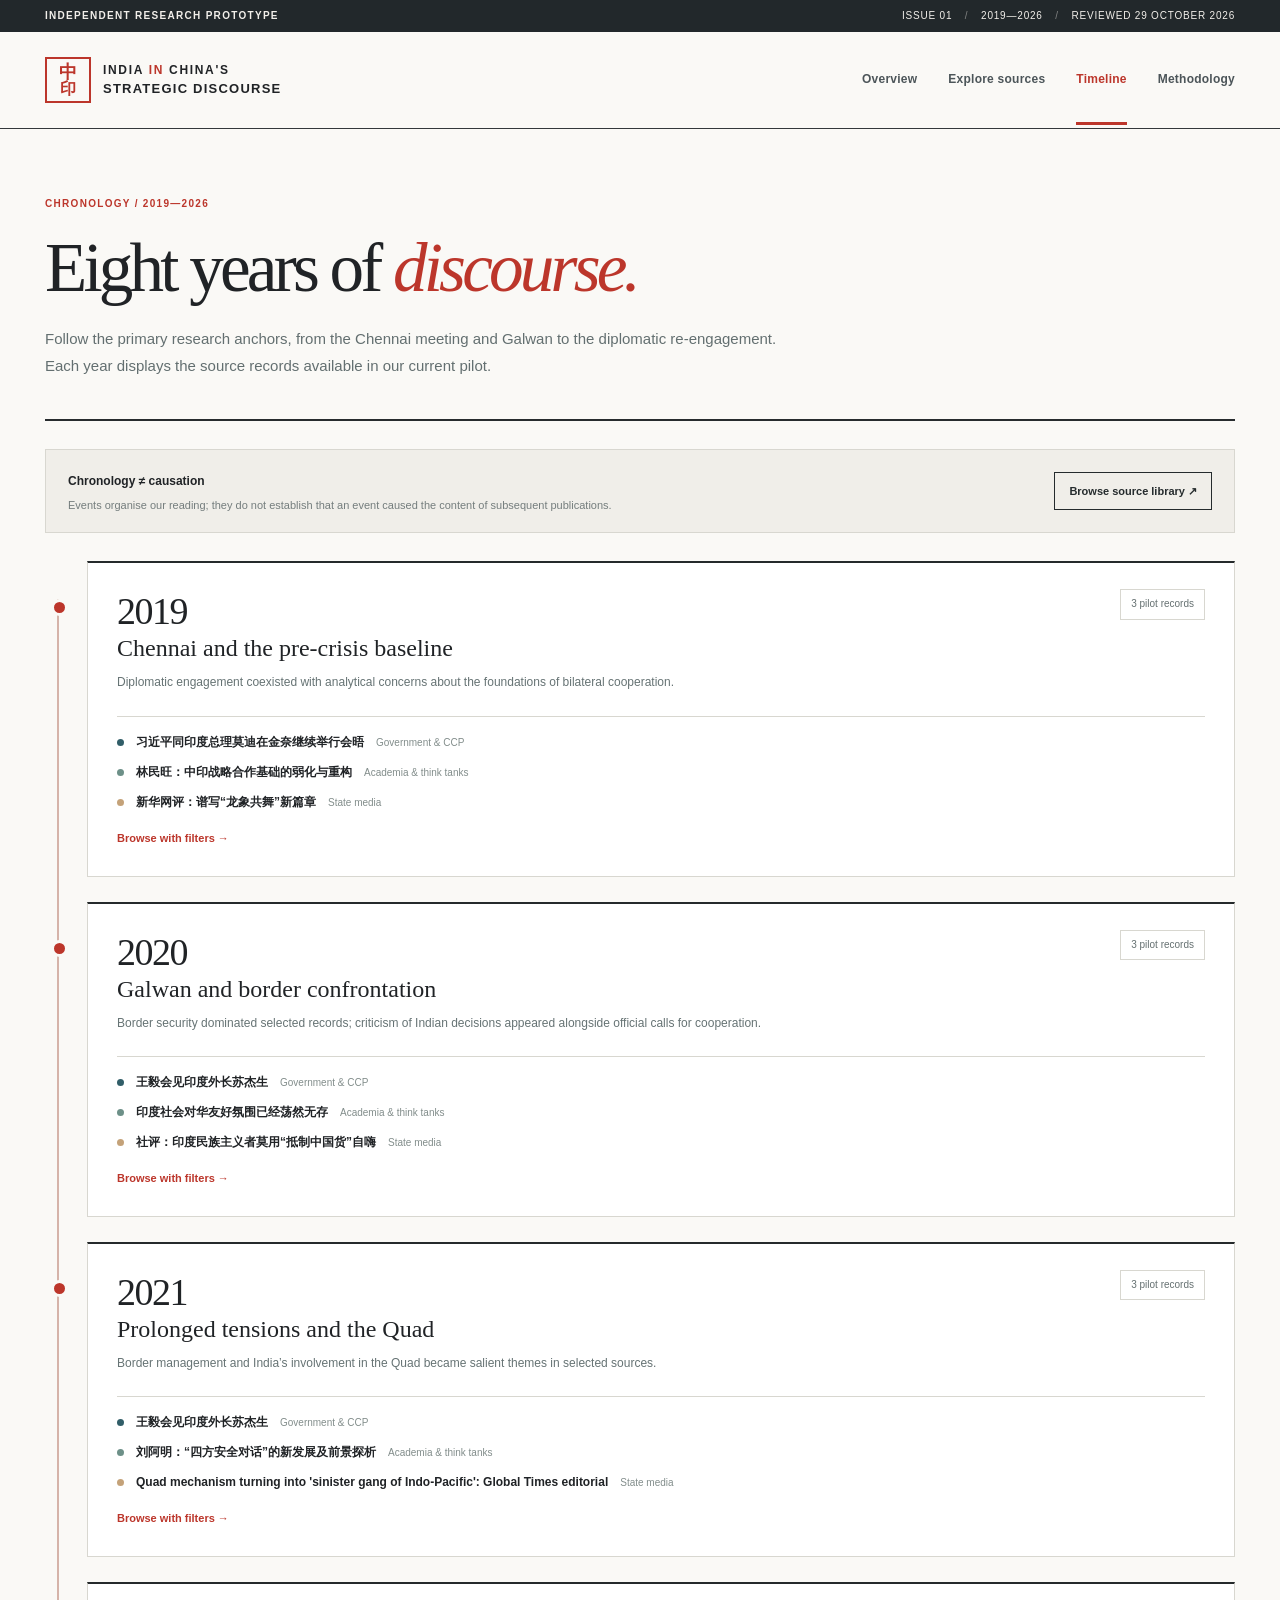
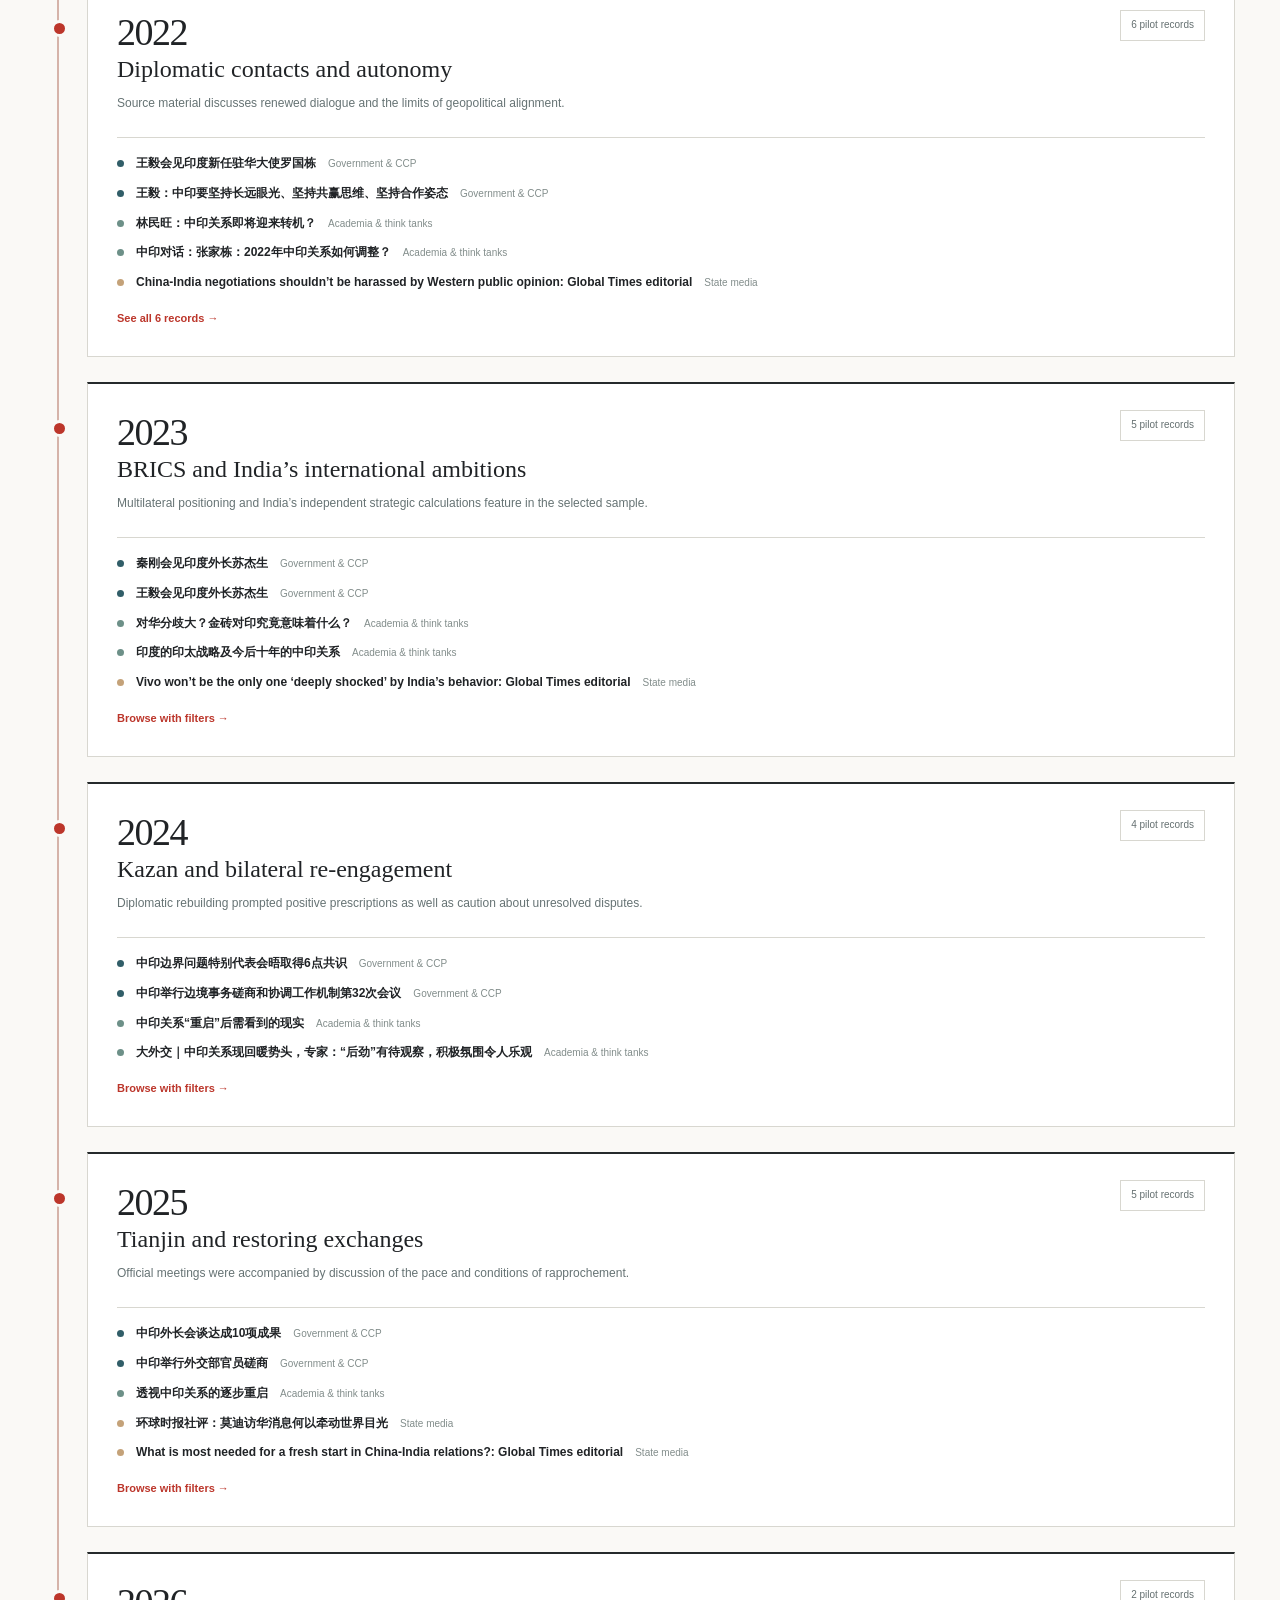
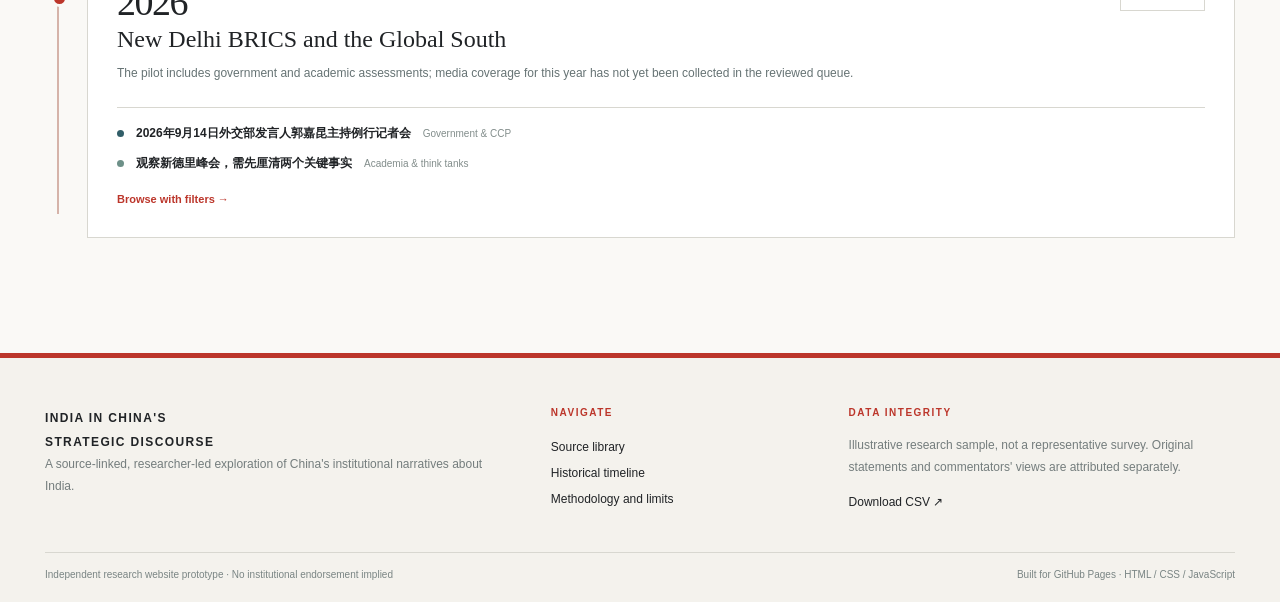
<file: timeline.html>
<!doctype html>
<html lang="en">
<head>
  <meta charset="utf-8">
  <meta name="viewport" content="width=device-width, initial-scale=1">
  <meta name="theme-color" content="#122b32">
  <meta name="description" content="2019–2026 timeline of China–India discourse and relevant research records.">
  <title>Historical timeline · India in China's Strategic Discourse</title>
  <link rel="icon" type="image/svg+xml" href="./assets/mark.svg">
  <link rel="stylesheet" href="./assets/css/style.css">
  <script src="./assets/js/site.js" defer></script>
</head>
<body data-page="timeline">
<a class="skip-link" href="#main">Skip to content</a>
<div class="topline"><span>INDEPENDENT RESEARCH PROTOTYPE</span><span>ISSUE 01 <span class="topline-slash">/</span> 2019—2026 <span class="topline-slash">/</span> REVIEWED 29 OCTOBER 2026</span></div>
<header class="site-header">
  <div class="nav-shell">
    <a class="wordmark" href="./index.html" aria-label="India in China's Strategic Discourse — Home"><span class="emblem" aria-hidden="true">中<span>印</span></span><span class="wordmark-copy">INDIA <i>IN</i> CHINA'S <strong>STRATEGIC DISCOURSE</strong></span></a>
    <button class="menu-toggle" type="button" aria-expanded="false" aria-controls="nav-links" aria-label="Open navigation"><span></span><span></span><span></span></button>
    <nav id="nav-links" class="nav-links" aria-label="Primary navigation"><a href="./index.html" class="nav-link " >Overview</a><a href="./explore.html" class="nav-link " >Explore sources</a><a href="./timeline.html" class="nav-link active" aria-current="page">Timeline</a><a href="./methodology.html" class="nav-link " >Methodology</a></nav>
  </div>
</header>
<main id="main">
<section class="page-hero container"><div class="kicker">CHRONOLOGY / 2019—2026</div><h1>Eight years of <em>discourse.</em></h1><p>Follow the primary research anchors, from the Chennai meeting and Galwan to the diplomatic re-engagement. Each year displays the source records available in our current pilot.</p></section>
<section class="section-small container"><div class="timeline-intro"><div><strong>Chronology ≠ causation</strong><p>Events organise our reading; they do not establish that an event caused the content of subsequent publications.</p></div><a class="outline-button" href="./explore.html">Browse source library ↗</a></div><div id="timeline-list" class="timeline-list"></div></section>
</main>
<footer class="site-footer">
 <div class="container footer-grid"><div><a class="footer-brand" href="./index.html">INDIA IN CHINA'S<br><strong>STRATEGIC DISCOURSE</strong></a><p>A source-linked, researcher-led exploration of China's institutional narratives about India.</p></div>
 <div><div class="footer-label">Navigate</div><a href="./explore.html">Source library</a><a href="./timeline.html">Historical timeline</a><a href="./methodology.html">Methodology and limits</a></div>
 <div><div class="footer-label">Data integrity</div><p>Illustrative research sample, not a representative survey. Original statements and commentators' views are attributed separately.</p><a href="./data/records.csv" download>Download CSV <span aria-hidden="true">↗</span></a></div></div>
 <div class="container copyright"><span>Independent research website prototype · No institutional endorsement implied</span><span>Built for GitHub Pages · HTML / CSS / JavaScript</span></div>
</footer>
</body></html>
</file>
<file: assets/css/style.css>
:root{--paper:#faf9f6;--white:#fff;--ink:#202326;--red:#bc362b;--red-dark:#932a26;--muted:#596168;--faint:#777c80;--rule:#d8d7d0;--soft:#f0eee9;--slate:#435f6b;--sage:#8b9c99;--sand:#b9a078;--serif:Georgia,'Noto Serif',Cambria,'Times New Roman',serif;--sans:Arial,Helvetica,'Noto Sans',sans-serif}
*{box-sizing:border-box}html{scroll-behavior:smooth}body{margin:0;background:var(--paper);font-family:var(--sans);font-size:15px;line-height:1.66;color:var(--ink);-webkit-font-smoothing:antialiased}a{color:inherit;text-decoration:none}a:hover{color:var(--red)}button,input,select{font:inherit}button{cursor:pointer}a:focus-visible,button:focus-visible,input:focus-visible,select:focus-visible{outline:3px solid var(--red);outline-offset:3px}p,h1,h2,h3{margin-top:0}.container{width:min(1190px,calc(100% - 90px));margin-inline:auto}.skip-link{position:absolute;left:0;top:-100px;z-index:20;padding:12px;background:#fff}.skip-link:focus{top:0}
/* Minimal newspaper masthead */
.topline{display:flex;justify-content:space-between;gap:20px;align-items:center;min-height:32px;background:#22282b;padding:7px max(calc((100vw - 1190px)/2),45px);color:#f2efea;font-size:10px;letter-spacing:.13em;font-weight:700}.topline span:last-child{font-weight:400;letter-spacing:.08em}.topline-slash{padding:0 9px;opacity:.46}.site-header{background:var(--paper);border-bottom:1px solid #33383b;position:relative;z-index:6}.nav-shell{max-width:1190px;width:calc(100% - 90px);margin:auto;display:flex;align-items:center;justify-content:space-between;gap:25px;min-height:96px}.wordmark{display:flex;align-items:center;gap:12px;flex-shrink:0;max-width:360px}.emblem{border:2px solid var(--red);height:46px;width:46px;display:flex;align-items:center;justify-content:center;flex-direction:column;gap:0;font-family:var(--serif);font-size:18px;font-weight:700;line-height:1;color:var(--red)}.emblem span{font-size:16px}.wordmark-copy{font-weight:700;letter-spacing:.14em;font-size:12px;line-height:1.5}.wordmark-copy i{font-style:normal;color:var(--red)}.wordmark-copy strong{display:block;font-size:13px;letter-spacing:.095em}.nav-links{display:flex;align-items:center;gap:31px}.nav-link{font-size:12px;letter-spacing:.02em;font-weight:700;color:#4c5559;padding:35px 0 32px;border-bottom:3px solid transparent}.nav-link:hover,.nav-link.active{color:var(--red);border-color:var(--red)}.menu-toggle{display:none;border:0;background:none;padding:9px}.menu-toggle span{display:block;width:23px;height:2px;background:var(--ink);margin:4px}
/* Editorial front page */
.cover{padding-top:37px;padding-bottom:44px;display:grid;grid-template-columns:1.08fr .84fr;gap:68px;align-items:stretch}.cover-left{display:flex;flex-direction:column;min-width:0}.eyebrow,.kicker,.section-number,.smallcaps{font-size:10px;line-height:1.6;letter-spacing:.13em;font-weight:800}.eyebrow{display:flex;gap:11px;align-items:center;margin:8px 0 23px;text-transform:uppercase}.red-rule{display:block;width:21px;height:3px;background:var(--red)}.eyebrow .separate{color:#9b9b95;font-weight:400}.cover h1{font:normal clamp(55px,5.3vw,79px)/1.04 var(--serif);letter-spacing:-.055em;max-width:750px;margin:0 0 22px}.cover h1 em{color:var(--red);font-weight:normal;font-style:italic}.cover-deck{font:18px/1.55 var(--serif);color:#525b5c;max-width:600px;margin-bottom:30px}.cover-links{display:flex;align-items:center;gap:28px;flex-wrap:wrap}.btn{padding:11px 17px;min-height:44px;display:inline-flex;gap:27px;align-items:center;justify-content:space-between;border-radius:0;font-size:11px;letter-spacing:.045em;font-weight:800;transition:background .15s}.btn:hover{color:white;text-decoration:none;background:#972c27}.btn-primary{background:var(--red);color:white}.btn-dark{background:#222829;color:white}.btn-quiet{color:var(--red)}.text-cta{font-size:11px;font-weight:800;color:var(--red);border-bottom:1px solid currentColor;padding:2px 0 5px;display:inline-flex;gap:12px}.text-cta:hover{color:var(--red-dark)}.cover-bottom{margin-top:auto;padding-top:43px;display:flex;gap:20px;flex-wrap:wrap;color:#7a7e7b;font-size:9px;letter-spacing:.07em;font-weight:700}.cover-bottom span:not(:last-child){padding-right:18px;border-right:1px solid #cfcfc9}.finding-card{border-left:4px solid var(--red);background:#f1efea;padding:24px 29px 23px;display:flex;flex-direction:column;min-height:390px}.finding-top{display:flex;justify-content:space-between;gap:15px;color:var(--red);text-transform:uppercase;border-bottom:1px solid #d9d6cf;padding-bottom:17px}.finding-top span:last-child{font-size:9px;font-weight:700;letter-spacing:.09em;color:#7a7b77}.finding-card h2{font:normal clamp(27px,2.6vw,40px)/1.2 var(--serif);letter-spacing:-.03em;margin:25px 0 17px}.finding-card h2 em{color:var(--red);font-style:italic}.finding-card>p{font-size:13px;line-height:1.77;color:#484f51;margin-bottom:10px}.finding-foot{font-size:10px;line-height:1.7;color:#777e7f;border-top:1px solid #d9d6cf;padding-top:15px;margin-top:auto}.finding-foot strong{color:#393f41}.finding-foot a{color:var(--red);text-decoration:underline;text-underline-offset:2px}
/* Headline research evidence before the fold */
.evidence-strip{border-top:4px solid #25292a;border-bottom:1px solid var(--rule);background:white}.evidence-label{display:flex;align-items:center;justify-content:space-between;padding:15px 0;border-bottom:1px solid var(--rule);font-size:10px;font-weight:800;letter-spacing:.13em}.evidence-label span:first-child{color:var(--red)}.evidence-label span:last-child{color:#888e8d;font-weight:500}.evidence-grid{display:grid;grid-template-columns:repeat(3,1fr);gap:0}.evidence-item{padding:24px 27px 24px 0;min-width:0}.evidence-item:not(:first-child){border-left:1px solid var(--rule);padding-left:28px}.evidence-index{font-size:10px;color:var(--red);letter-spacing:.095em;font-weight:800;margin-bottom:13px}.evidence-index span{color:#969895;padding:0 5px}.evidence-item h3{font:normal 23px/1.22 var(--serif);letter-spacing:-.028em;max-width:330px;margin-bottom:9px}.evidence-item p{color:#5d676a;font-size:12px;line-height:1.7;max-width:330px;margin:0 0 12px}.source-citation{color:var(--red);font-size:10px;font-weight:800;line-height:1.8;text-decoration:underline;text-underline-offset:2px}.source-citation:hover{color:var(--red-dark)}.brief-metrics{border-bottom:1px solid var(--rule);background:#f4f2ed}.metrics-wrap{display:grid;grid-template-columns:.82fr .82fr .82fr 1.6fr;align-items:stretch}.metrics-wrap>div{padding:17px 20px 17px 0}.metrics-wrap>div:not(:first-child){padding-left:30px;border-left:1px solid var(--rule)}.metrics-wrap>div span{font:38px/1 var(--serif);display:block;color:#24292b}.metrics-wrap small{display:block;margin-top:5px;color:#72797a;font-size:10px}.metrics-wrap p{margin:0;border-left:1px solid var(--rule);padding:19px 0 13px 25px;font-size:11px;line-height:1.7;color:#717b7b}.metrics-wrap p b{color:var(--ink)}
/* Editorial site sections */
.section{padding-top:79px;padding-bottom:84px}.section-small{padding-top:28px;padding-bottom:90px}.section-muted{background:#f0f1ef;border-block:1px solid var(--rule)}.section-heading{display:grid;grid-template-columns:1fr .75fr;gap:65px;align-items:end;margin-bottom:32px}.kicker{color:var(--red);margin-bottom:12px;text-transform:uppercase}.kicker-no{color:#979a97;margin-left:7px}.section-heading h2{font:normal clamp(37px,3.9vw,55px)/1.13 var(--serif);letter-spacing:-.05em;margin:0}.section-heading h2 em{font-style:italic;color:var(--red)}.section-heading>p{font-size:13px;line-height:1.88;color:#626e70;margin:0 0 4px}.lens-grid{display:grid;grid-template-columns:repeat(3,1fr);border-top:2px solid #2a2d2e;border-bottom:1px solid var(--rule);background:white}.lens-card{padding:20px 32px 25px 0;position:relative;display:flex;flex-direction:column;min-height:240px}.lens-card:not(:first-child){border-left:1px solid var(--rule);padding-left:29px}.lens-num{font:21px var(--serif);color:#888}.lens-symbol{position:absolute;right:30px;top:15px;font:48px var(--serif);color:#dedbd3}.lens-card h3{font:normal 25px/1.15 var(--serif);letter-spacing:-.025em;margin:21px 0 8px}.lens-card p{font-size:12px;color:#6e7878;line-height:1.7;flex:1;margin-bottom:12px}.lens-card a{display:flex;justify-content:space-between;gap:10px;border-top:1px solid var(--rule);padding-top:13px;color:var(--red);font-size:11px;font-weight:800}.lens-card a:hover{text-decoration:underline}
.charts-grid{display:grid;grid-template-columns:1.15fr .85fr;gap:16px}.panel{background:white;border:1px solid var(--rule);padding:24px;min-height:380px}.panel-header{display:flex;align-items:baseline;justify-content:space-between;gap:15px;border-bottom:1px solid var(--rule);padding-bottom:11px;margin-bottom:18px}.panel-header h3{font:23px/1.3 var(--serif);letter-spacing:-.02em;margin:0}.panel-label{color:#879095;font-size:9px;letter-spacing:.13em;white-space:nowrap}.legend{display:flex;gap:14px;flex-wrap:wrap;margin-bottom:20px}.legend span{display:flex;align-items:center;gap:6px;font-size:10px;color:#6c7778}.legend-dot{width:8px;height:8px;display:inline-block;border-radius:0}.gov{background:var(--slate)}.academic{background:var(--sage)}.media{background:var(--sand)}.year-chart{display:grid;gap:14px}.bar-line{display:grid;grid-template-columns:41px 1fr 25px;gap:8px;align-items:center}.bar-year{font-size:11px;font-weight:700}.bar-stack{height:14px;background:#e9ebe8;display:flex;overflow:hidden}.bar-stack span{height:100%}.bar-total{font-size:11px;color:#899;text-align:right}.chart-note{font-size:10px;line-height:1.7;color:#788181;margin:18px 0 0}.topic-chart{display:grid;gap:14px}.topic-row .topic-label{display:flex;justify-content:space-between;font-size:11px;color:#536166;gap:12px;margin-bottom:5px}.topic-row .topic-label span:last-child{color:#89918e}.topic-track{height:7px;background:#ecefec}.topic-track span{display:block;height:100%;background:var(--red)}
.featured-grid{display:grid;grid-template-columns:repeat(3,1fr);gap:17px}.feature-card{background:white;border-top:3px solid #252b2b;border-bottom:1px solid var(--rule);padding:19px 18px;min-height:240px;display:flex;flex-direction:column}.feature-top{display:flex;gap:10px;color:var(--red);font-size:9px;letter-spacing:.08em;font-weight:800}.feature-card h3{font:normal 22px/1.35 var(--serif);margin:18px 0 12px;overflow-wrap:anywhere}.feature-card p{font-size:12px;color:#637072;line-height:1.8;flex:1}.feature-bottom{border-top:1px solid var(--rule);display:flex;gap:12px;justify-content:space-between;align-items:center;padding-top:12px;margin-top:12px;font-size:10px;color:#7b8888}.feature-bottom a{color:var(--red);font-weight:800;white-space:nowrap}.center-actions{display:flex;justify-content:center;margin-top:27px}.purpose-section{background:#242829;color:white;padding-block:72px}.purpose-grid{display:grid;grid-template-columns:1fr 1fr;gap:75px;align-items:center}.purpose-section h2{font:normal clamp(40px,4.4vw,60px)/1.12 var(--serif);letter-spacing:-.04em;margin:0}.purpose-section h2 em{color:#f0b9a8}.purpose-section .kicker{color:#eaa29a}.purpose-section p{color:#d3d4d2;font:15px/1.9 var(--sans)}.purpose-section .text-cta{color:#efb6ad}
.site-footer{background:#f4f2ed;border-top:5px solid var(--red);padding:47px 0 18px}.footer-grid{display:grid;grid-template-columns:1.5fr .8fr 1.3fr;gap:60px}.footer-brand{font-size:12px;letter-spacing:.115em;line-height:1.65;font-weight:700}.footer-grid p{font-size:12px;line-height:1.8;color:#747d7d}.footer-grid .footer-label{font-size:10px;letter-spacing:.15em;font-weight:800;color:var(--red);margin-bottom:14px;text-transform:uppercase}.footer-grid a:not(.footer-brand){display:block;line-height:2.15;font-size:12px}.copyright{border-top:1px solid var(--rule);margin-top:36px;padding-top:14px;display:flex;justify-content:space-between;gap:18px;color:#7a8584;font-size:10px}
/* Secondary pages */
.page-hero{padding-top:67px;padding-bottom:40px;border-bottom:2px solid #272c2e}.page-hero .kicker{margin-bottom:18px}.page-hero h1{font:normal clamp(53px,5.4vw,76px)/1.09 var(--serif);letter-spacing:-.055em;margin:0 0 20px}.page-hero h1 em{color:var(--red);font-style:italic}.page-hero p{font-size:15px;line-height:1.8;color:#636f70;max-width:750px;margin:0}.filter-panel{padding:25px 28px;background:white;border:1px solid var(--rule)}.filter-head{display:flex;align-items:flex-start;justify-content:space-between;gap:18px;margin-bottom:21px}.filter-head strong{display:block;font:normal 23px var(--serif)}.filter-head span{color:#798080;font-size:11px}.text-button{border:0;background:transparent;color:var(--red);font-size:11px;font-weight:800;padding:8px}.filters-grid{display:grid;grid-template-columns:2fr .75fr 1.27fr 1fr .9fr;gap:12px}.form-field{display:flex;flex-direction:column;gap:7px;font-size:10px;font-weight:800;color:#5d6668}.form-field input,.form-field select,.sort-label select{min-height:43px;padding:10px 10px;background:#faf9f6;border:1px solid #cfd4cf;color:var(--ink);font-size:12px;max-width:100%;min-width:0;border-radius:0}.results-bar{display:flex;align-items:center;justify-content:space-between;gap:20px;margin:32px 0 17px}.results-bar p{font-size:12px;color:#65716f;margin:0}.results-bar strong{font:normal 30px var(--serif);color:var(--red)}.results-actions{display:flex;align-items:center;gap:14px}.sort-label{display:flex;align-items:center;gap:9px;font-size:11px;color:#667274}.sort-label select{min-height:37px}.outline-button{display:inline-flex;align-items:center;justify-content:center;border:1px solid #252b2d;color:#252b2d;padding:8px 14px;min-height:38px;font-size:11px;font-weight:800;background:transparent;border-radius:0}.outline-button:hover{background:#252b2d;color:white}.source-results{display:grid;grid-template-columns:repeat(2,minmax(0,1fr));gap:16px}.source-card{border:1px solid var(--rule);border-top:3px solid #242a2c;background:#fff;padding:23px 25px;display:flex;flex-direction:column;min-width:0}.source-meta{display:flex;gap:7px;flex-wrap:wrap;margin-bottom:18px}.pill{background:#efeee9;padding:4px 7px;font-size:10px;font-weight:800;color:#535f5e}.pill.government{background:#e8eef0;color:#3c5b64}.pill.academia{background:#e9efe9;color:#54705f}.pill.media{background:#f4ece0;color:#946c4e}.pill.soft{background:#f0efed;color:#6d7777}.source-card h3{font:normal 22px/1.4 var(--serif);letter-spacing:-.02em;margin:0 0 8px;overflow-wrap:anywhere}.source-card h3.chinese-title{font:600 15px/1.6 var(--sans);letter-spacing:0}.source-identity{font-size:11px;color:#858c8a;margin-bottom:15px;line-height:1.65}.source-deck{font-size:13px;color:#4d5b5f;line-height:1.7;margin-bottom:18px}.source-anchor{background:#f7f5f1;border-left:2px solid var(--red);padding:12px 13px;font-size:13px;color:#515a5a;margin-bottom:12px;overflow-wrap:anywhere}.source-caveat{font-size:10px;color:#7d6b60;line-height:1.65;margin-top:auto}.source-bottom{border-top:1px solid var(--rule);padding-top:14px;margin-top:17px;display:flex;justify-content:space-between;align-items:center;gap:15px;font-size:10px;color:#7b8484}.source-bottom a{font-weight:800;color:var(--red);text-align:right}.data-disclaimer{font-size:12px;line-height:1.8;color:#687575;margin-top:26px;max-width:830px}.empty-state{grid-column:1/-1;text-align:center;border:1px solid var(--rule);padding:55px 20px;background:white}.empty-state h3{font:26px var(--serif)}.empty-state p{font-size:13px;color:#6d7777}
.timeline-intro{padding:18px 22px;background:#f0eee9;border:1px solid var(--rule);display:flex;justify-content:space-between;align-items:center;gap:20px;margin-bottom:28px}.timeline-intro strong{font-size:12px}.timeline-intro p{margin:3px 0 0;font-size:11px;color:#747d7d}.timeline-list{position:relative;padding-left:42px}.timeline-list:before{content:"";position:absolute;left:12px;top:38px;bottom:24px;width:2px;background:#d5b3a9}.timeline-year{background:white;border:1px solid var(--rule);border-top:2px solid #252a2b;padding:26px 29px;margin-bottom:25px;position:relative}.timeline-year:before{content:"";width:11px;height:11px;position:absolute;top:36px;left:-37px;border-radius:50%;background:var(--red);border:3px solid var(--paper)}.timeline-top{display:flex;justify-content:space-between;align-items:start;gap:20px}.timeline-year h2{font:normal 38px var(--serif);letter-spacing:-.04em;margin:0}.timeline-year h3{font:normal 24px var(--serif);margin:2px 0 10px}.timeline-year p{color:#667374;line-height:1.8;font-size:12px;margin:0}.timeline-count{border:1px solid var(--rule);color:#657071;padding:6px 10px;white-space:nowrap;font-size:10px}.timeline-sources{border-top:1px solid var(--rule);margin-top:22px;padding-top:16px;display:grid;gap:10px}.timeline-source{display:flex;gap:12px;align-items:baseline;font-size:12px}.timeline-source .cat-dot{width:7px;height:7px;border-radius:50%;flex:none}.timeline-source a{font-weight:700;overflow-wrap:anywhere}.timeline-source a:hover{text-decoration:underline}.timeline-source small{font-size:10px;color:#828d8b;white-space:nowrap}.timeline-bottom{display:inline-block;margin-top:16px;color:var(--red);font-size:11px;font-weight:800}
.method-layout{display:grid;grid-template-columns:210px minmax(0,1fr);gap:65px}.method-aside{background:#f0eee9;padding:24px;border:1px solid var(--rule);align-self:start;position:sticky;top:25px;display:flex;flex-direction:column;gap:13px}.method-aside .aside-label{font-size:10px;letter-spacing:.13em;font-weight:800;color:var(--red);margin-bottom:5px}.method-aside a{font-size:12px;color:#535e60}.method-section{padding-bottom:39px;margin-bottom:40px;border-bottom:1px solid var(--rule);scroll-margin-top:50px}.method-section h2{font:normal 36px/1.25 var(--serif);letter-spacing:-.04em;margin:0 0 15px}.method-section p{font-size:13px;line-height:1.9;color:#616c6d;margin:0 0 13px}.method-section strong{color:#30393b}.method-callout{padding:16px 17px;margin:19px 0 4px;border-left:3px solid var(--red);background:#f2efea;color:#515d5f;font-size:12px;line-height:1.8}.method-categories,.codebook-list{display:grid;gap:12px;margin:21px 0}.method-categories>div,.codebook-list>div{background:white;border:1px solid var(--rule);padding:15px 19px}.method-categories strong,.codebook-list strong{font-size:13px}.method-categories p,.codebook-list p{font-size:12px;margin-top:4px;margin-bottom:0}code{background:#eeeae2;padding:2px 5px;color:#673b32;font-size:.9em}.method-finding{border-top:3px solid var(--red);padding-top:22px}.method-finding h2{font-size:40px}
@media(max-width:980px){.container,.nav-shell{width:calc(100% - 55px)}.cover{gap:35px;grid-template-columns:1.05fr .85fr}.cover h1{font-size:60px}.finding-card{padding:21px}.finding-card h2{font-size:29px}.evidence-grid{gap:0}.evidence-item h3{font-size:20px}.filters-grid{grid-template-columns:repeat(3,1fr)}.search-field{grid-column:span 2}.section-heading{gap:30px}.footer-grid{gap:34px}}
@media(max-width:700px){.topline{padding:6px 18px;font-size:9px}.topline span:last-child{display:none}.container,.nav-shell{width:calc(100% - 36px)}.nav-shell{min-height:74px}.wordmark-copy{font-size:10px}.wordmark-copy strong{font-size:10px}.emblem{width:40px;height:40px;font-size:16px}.menu-toggle{display:block}.nav-links{display:none;position:absolute;top:100%;left:0;right:0;z-index:6;background:var(--paper);padding:0 18px 18px;flex-direction:column;align-items:stretch;gap:0;border-bottom:2px solid #222}.nav-links.open{display:flex}.nav-link{padding:13px 4px}.cover{display:block;padding-top:30px;padding-bottom:28px}.cover h1{font-size:clamp(46px,12vw,70px)}.cover-deck{font-size:17px}.cover-links{gap:18px}.cover-bottom{margin:26px 0 30px;padding:0;gap:7px}.cover-bottom span{font-size:8px}.cover-bottom span:not(:last-child){padding-right:8px}.finding-card{min-height:auto;padding:22px}.finding-card h2{font-size:32px;margin:19px 0 13px}.evidence-label{align-items:start;gap:10px}.evidence-label span:last-child{max-width:155px;text-align:right}.evidence-grid{grid-template-columns:1fr}.evidence-item{padding:20px 0!important;border-left:0!important;border-bottom:1px solid var(--rule)}.evidence-item h3{max-width:none;font-size:23px}.evidence-item p{max-width:none}.metrics-wrap{grid-template-columns:repeat(3,1fr)}.metrics-wrap>div{padding:17px 10px 13px!important;border:0!important}.metrics-wrap>div:not(:first-child){border-left:1px solid var(--rule)!important}.metrics-wrap>div span{font-size:31px}.metrics-wrap small{font-size:9px}.metrics-wrap p{grid-column:1/-1;padding:10px 0 13px;border-left:0;border-top:1px solid var(--rule)}.section{padding-top:59px;padding-bottom:65px}.section-heading{display:block;margin-bottom:27px}.section-heading h2{font-size:41px}.section-heading>p{margin-top:14px}.lens-grid,.charts-grid,.featured-grid{grid-template-columns:1fr}.lens-card{min-height:auto;padding:22px 0!important;border-left:0!important;border-bottom:1px solid var(--rule)}.lens-symbol{right:3px}.panel{min-height:auto}.purpose-grid{grid-template-columns:1fr;gap:15px}.purpose-section{padding:55px 0}.purpose-section h2{font-size:42px}.footer-grid{grid-template-columns:1fr 1fr;gap:23px}.footer-grid>div:first-child{grid-column:1/-1}.copyright{display:block;line-height:1.9}.page-hero{padding:47px 0 28px}.page-hero h1{font-size:52px}.page-hero p{font-size:14px}.filters-grid{grid-template-columns:1fr 1fr}.search-field{grid-column:span 2}.filter-panel{padding:19px}.results-bar{flex-direction:column;align-items:stretch}.results-actions{justify-content:space-between;flex-wrap:wrap}.source-results{grid-template-columns:1fr}.timeline-list{padding-left:31px}.timeline-list:before{left:8px}.timeline-year:before{left:-29px}.timeline-year{padding:20px}.timeline-year h2{font-size:34px}.timeline-year h3{font-size:21px}.timeline-source{flex-wrap:wrap;gap:7px}.timeline-intro{flex-wrap:wrap}.method-layout{display:block}.method-aside{position:static;display:none}.method-section h2{font-size:32px}}
@media(max-width:390px){.cover h1{font-size:44px}.btn{width:100%;justify-content:center}.filters-grid{grid-template-columns:1fr}.search-field{grid-column:1}.topline{letter-spacing:.08em}.metrics-wrap>div span{font-size:28px}}
</file>
